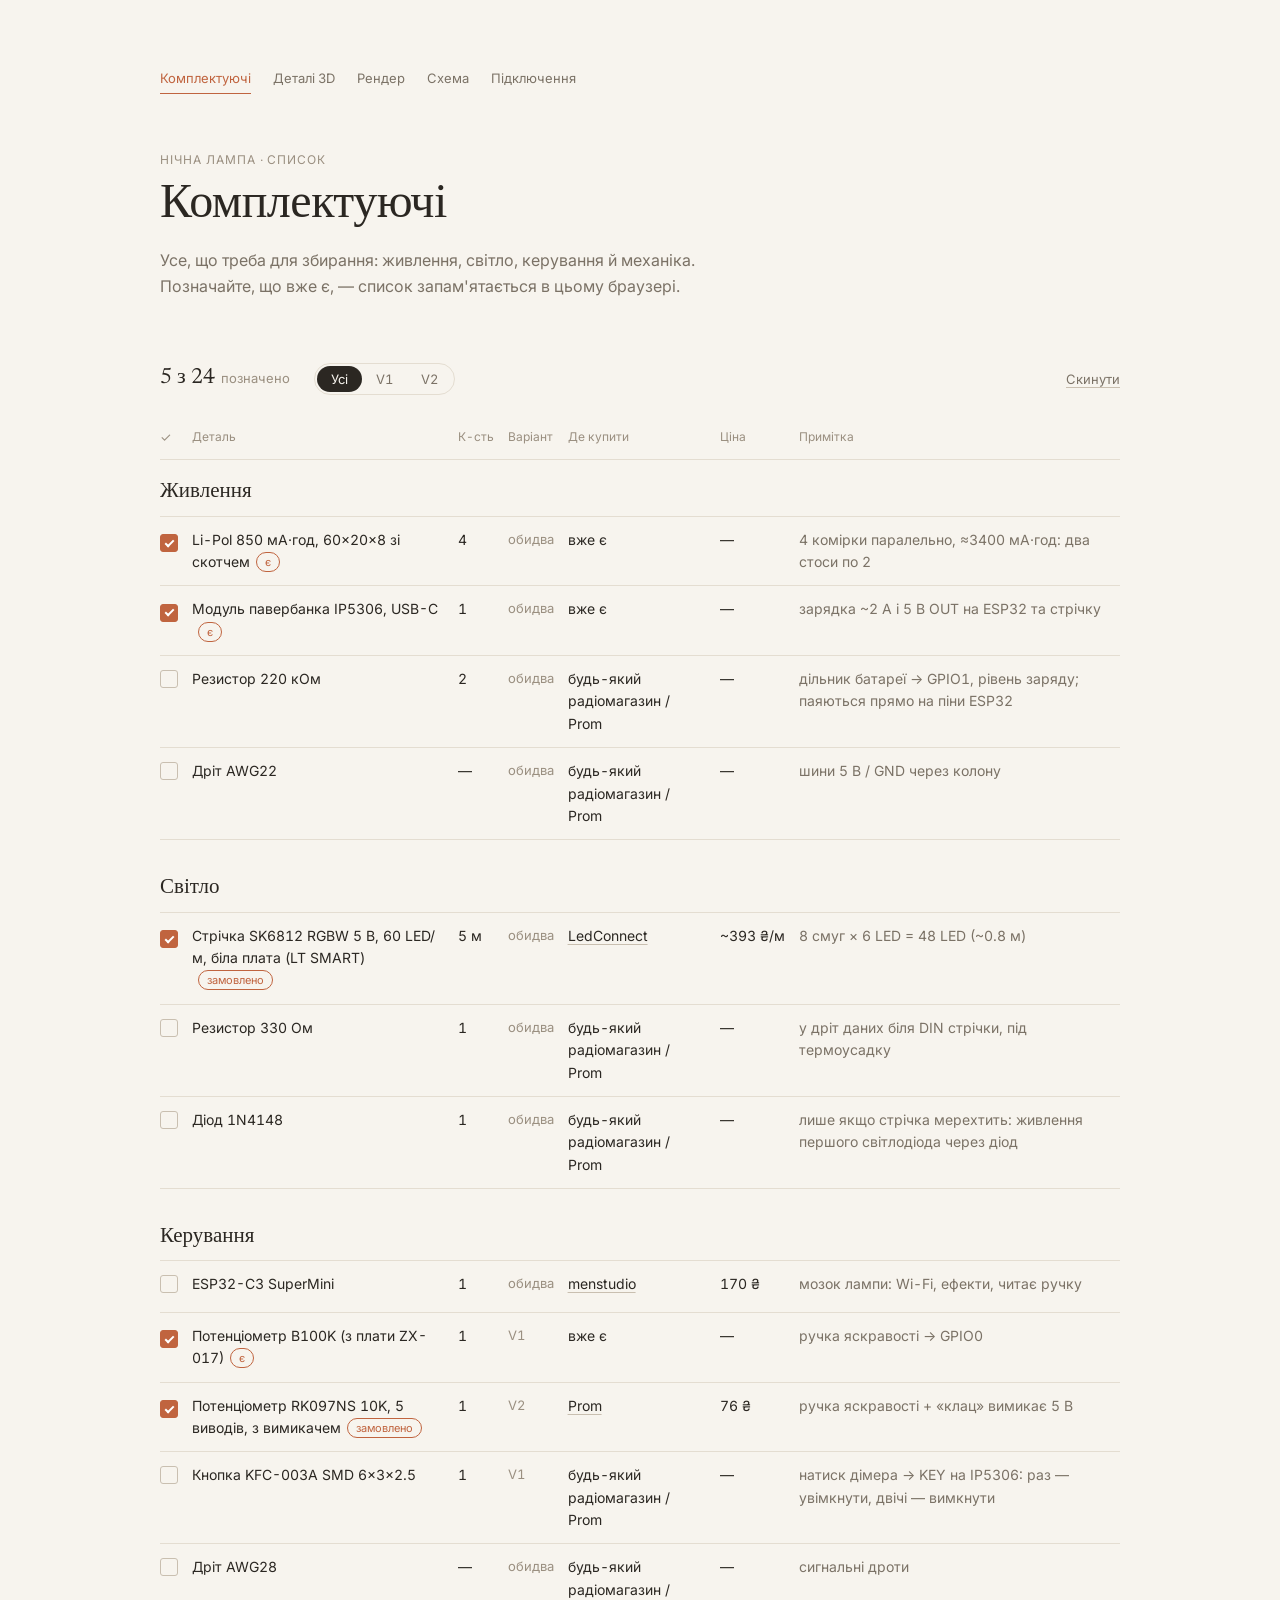
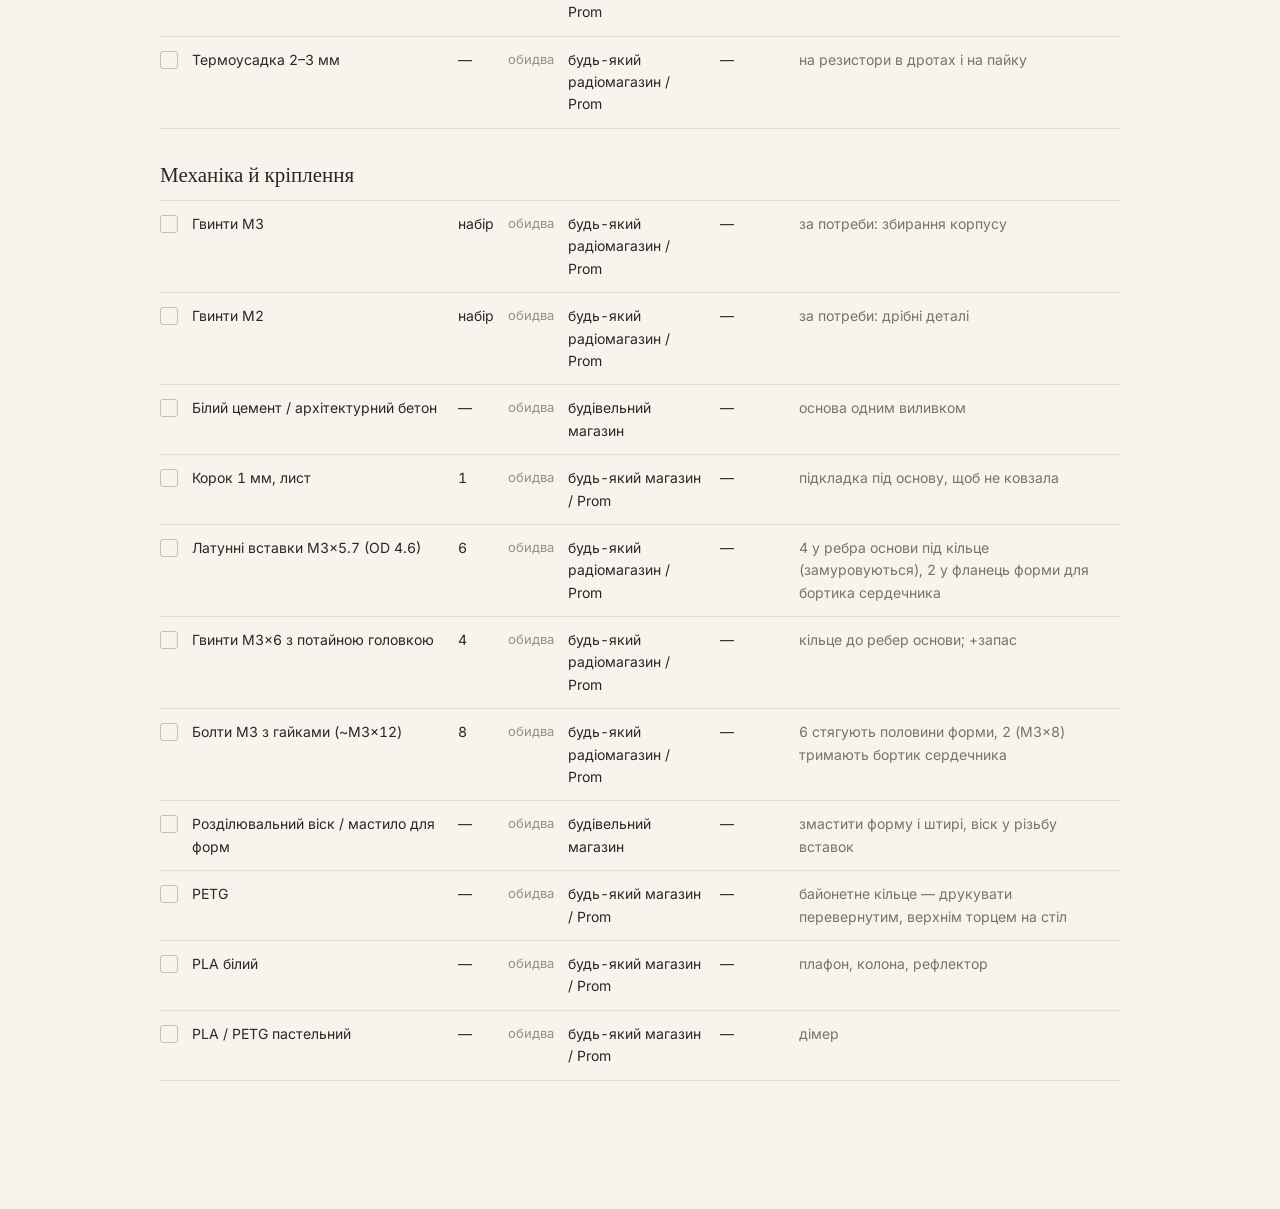
<file: parts.html>
<!doctype html>
<html lang="uk">
<head>
<meta charset="utf-8">
<meta name="viewport" content="width=device-width, initial-scale=1">
<title>Комплектуючі лампи</title>
<link rel="preconnect" href="https://fonts.googleapis.com">
<link rel="preconnect" href="https://fonts.gstatic.com" crossorigin>
<link rel="stylesheet" href="https://fonts.googleapis.com/css2?family=Inter:wght@400;500&family=Newsreader:opsz,wght@6..72,400&display=swap">
<link rel="stylesheet" href="assets/paper.css">
<style>
  .bar { display: flex; flex-wrap: wrap; align-items: center; gap: 12px 24px; margin: 0 0 8px; }
  .progress { font-family: "Newsreader", Georgia, serif; font-size: 22px; }
  .progress small { font-family: "Inter", system-ui, sans-serif; font-size: 13px; color: var(--faint); margin-left: 6px; }
  .bar .textbtn { margin-left: auto; font-size: 13px; }
</style>
</head>
<body>
<main class="page">
  <nav class="nav" aria-label="Розділи">
    <a href="parts.html" aria-current="page">Комплектуючі</a>
    <a href="parts-3d.html">Деталі 3D</a>
    <a href="render.html">Рендер</a>
    <a href="schematic.html">Схема</a>
    <a href="wiring.html">Підключення</a>
  </nav>

  <p class="eyebrow">Нічна лампа · список</p>
  <h1>Комплектуючі</h1>
  <p class="lede">Усе, що треба для збирання: живлення, світло, керування й механіка. Позначайте, що вже є, — список запам'ятається в цьому браузері.</p>

  <div class="bar">
    <p class="progress" id="progress" aria-live="polite">0 з 0</p>
    <div class="toggle" role="radiogroup" aria-label="Варіант">
      <label><input type="radio" name="variant" value="all" checked><span>Усі</span></label>
      <label><input type="radio" name="variant" value="V1"><span>V1</span></label>
      <label><input type="radio" name="variant" value="V2"><span>V2</span></label>
    </div>
    <button type="button" class="textbtn" id="reset">Скинути</button>
  </div>

  <table class="tbl">
    <thead>
      <tr><th scope="col"><span class="sub">✓</span></th><th scope="col">Деталь</th><th scope="col">К-сть</th><th scope="col">Варіант</th><th scope="col">Де купити</th><th scope="col">Ціна</th><th scope="col">Примітка</th></tr>
    </thead>
  </table>
</main>

<script>
(function () {
  var KEY = 'lamp-parts-v1';
  var RADIO = 'будь-який радіомагазин / Prom';
  // [id, назва, к-сть, варіант ('' = обидва), магазин, посилання, ціна, примітка, стан ('є' | 'замовлено' | '')]
  var GROUPS = [
    ['Живлення', [
      ['lipo', 'Li-Pol 850 мА·год, 60×20×8 зі скотчем', '4', '', 'вже є', '', '—', '4 комірки паралельно, ≈3400 мА·год: два стоси по 2', 'є'],
      ['ip5306', 'Модуль павербанка IP5306, USB-C', '1', '', 'вже є', '', '—', 'зарядка ~2 А і 5 В OUT на ESP32 та стрічку', 'є'],
      ['r220k', 'Резистор 220 кОм', '2', '', RADIO, '', '—', 'дільник батареї → GPIO1, рівень заряду; паяються прямо на піни ESP32', ''],
      ['awg22', 'Дріт AWG22', '—', '', RADIO, '', '—', 'шини 5 В / GND через колону', '']
    ]],
    ['Світло', [
      ['sk6812', 'Стрічка SK6812 RGBW 5 В, 60 LED/м, біла плата (LT SMART)', '5 м', '', 'LedConnect', 'https://ledconnect.com.ua/product/svitlodiodna-strichka-5v-lt-rgbw-smart-sk6812-smd5050-60led-18w-m-ip20-bila-plata/', '~393 ₴/м', '8 смуг × 6 LED = 48 LED (~0.8 м)', 'замовлено'],
      ['r330', 'Резистор 330 Ом', '1', '', RADIO, '', '—', 'у дріт даних біля DIN стрічки, під термоусадку', ''],
      ['d4148', 'Діод 1N4148', '1', '', RADIO, '', '—', 'лише якщо стрічка мерехтить: живлення першого світлодіода через діод', '']
    ]],
    ['Керування', [
      ['esp32', 'ESP32-C3 SuperMini', '1', '', 'menstudio', 'https://menstudio.kyiv.ua/ua/p2681772438-esp32-supermini-kompaktnaya.html', '170 ₴', 'мозок лампи: Wi-Fi, ефекти, читає ручку', ''],
      ['b100k', 'Потенціометр B100K (з плати ZX-017)', '1', 'V1', 'вже є', '', '—', 'ручка яскравості → GPIO0', 'є'],
      ['rk097', 'Потенціометр RK097NS 10K, 5 виводів, з вимикачем', '1', 'V2', 'Prom', 'https://prom.ua/ua/p3201366984-rezistor-peremennyj-rk097ns.html', '76 ₴', 'ручка яскравості + «клац» вимикає 5 В', 'замовлено'],
      ['kfc', 'Кнопка KFC-003A SMD 6×3×2.5', '1', 'V1', RADIO, '', '—', 'натиск дімера → KEY на IP5306: раз — увімкнути, двічі — вимкнути', ''],
      ['awg28', 'Дріт AWG28', '—', '', RADIO, '', '—', 'сигнальні дроти', ''],
      ['shrink', 'Термоусадка 2–3 мм', '—', '', RADIO, '', '—', 'на резистори в дротах і на пайку', '']
    ]],
    ['Механіка й кріплення', [
      ['m3', 'Гвинти M3', 'набір', '', RADIO, '', '—', 'за потреби: збирання корпусу', ''],
      ['m2', 'Гвинти M2', 'набір', '', RADIO, '', '—', 'за потреби: дрібні деталі', ''],
      ['concrete', 'Білий цемент / архітектурний бетон', '—', '', 'будівельний магазин', '', '—', 'основа одним виливком', ''],
      ['cork', 'Корок 1 мм, лист', '1', '', 'будь-який магазин / Prom', '', '—', 'підкладка під основу, щоб не ковзала', ''],
      ['inserts', 'Латунні вставки M3×5.7 (OD 4.6)', '6', '', RADIO, '', '—', '4 у ребра основи під кільце (замуровуються), 2 у фланець форми для бортика сердечника', ''],
      ['m3csk', 'Гвинти M3×6 з потайною головкою', '4', '', RADIO, '', '—', 'кільце до ребер основи; +запас', ''],
      ['m3mold', 'Болти M3 з гайками (~M3×12)', '8', '', RADIO, '', '—', '6 стягують половини форми, 2 (M3×8) тримають бортик сердечника', ''],
      ['release', 'Розділювальний віск / мастило для форм', '—', '', 'будівельний магазин', '', '—', 'змастити форму і штирі, віск у різьбу вставок', ''],
      ['petg', 'PETG', '—', '', 'будь-який магазин / Prom', '', '—', 'байонетне кільце — друкувати перевернутим, верхнім торцем на стіл', ''],
      ['plaw', 'PLA білий', '—', '', 'будь-який магазин / Prom', '', '—', 'плафон, колона, рефлектор', ''],
      ['plap', 'PLA / PETG пастельний', '—', '', 'будь-який магазин / Prom', '', '—', 'дімер', '']
    ]]
  ];

  var saved = {};
  try { saved = JSON.parse(localStorage.getItem(KEY)) || {}; } catch (e) { saved = {}; }
  function save() { try { localStorage.setItem(KEY, JSON.stringify(saved)); } catch (e) {} }

  function el(tag, attrs, text) {
    var n = document.createElement(tag);
    for (var k in attrs) n.setAttribute(k, attrs[k]);
    if (text != null) n.textContent = text;
    return n;
  }

  var table = document.querySelector('.tbl');
  var boxes = [];
  GROUPS.forEach(function (g) {
    var tb = el('tbody');
    var gr = el('tr', { 'class': 'grp' });
    gr.appendChild(el('th', { scope: 'colgroup', colspan: '7' }, g[0]));
    tb.appendChild(gr);
    g[1].forEach(function (r) {
      var id = r[0], tr = el('tr');
      tr.dataset.variant = r[3];
      var ck = el('input', { type: 'checkbox', 'class': 'ck', id: 'ck-' + id });
      ck.dataset.def = r[8] ? '1' : '';
      ck.checked = id in saved ? !!saved[id] : !!r[8];
      ck.addEventListener('change', function () { saved[id] = ck.checked; save(); update(); });
      boxes.push(ck);
      var c0 = el('td', { 'class': 'c-ck' }); c0.appendChild(ck); tr.appendChild(c0);

      var name = el('td', {});
      name.appendChild(el('label', { 'for': 'ck-' + id, id: 'n-' + id }, r[1]));
      if (r[8]) name.appendChild(el('span', { 'class': 'pill' }, r[8]));
      tr.appendChild(name);
      tr.appendChild(el('td', { 'class': 'num', 'data-label': 'к-сть' }, r[2]));
      tr.appendChild(el('td', { 'class': 'sub', 'data-label': 'варіант' }, r[3] || 'обидва'));
      var shop = el('td', { 'data-label': 'де' });
      if (r[5]) shop.appendChild(el('a', { href: r[5], target: '_blank', rel: 'noopener' }, r[4]));
      else shop.textContent = r[4];
      tr.appendChild(shop);
      tr.appendChild(el('td', { 'class': 'num', 'data-label': 'ціна' }, r[6]));
      tr.appendChild(el('td', { 'class': 'note' }, r[7]));
      tb.appendChild(tr);
    });
    table.appendChild(tb);
  });

  // Свій фільтр («Усі» / V1 / V2) не зберігаємо; стартуємо з варіанта, обраного на інших сторінках
  try {
    var lv = localStorage.getItem('lamp-variant');
    if (lv === 'v1' || lv === 'v2') document.querySelector('input[name="variant"][value="' + lv.toUpperCase() + '"]').checked = true;
  } catch (e) {}

  var progress = document.getElementById('progress');
  function update() {
    var v = document.querySelector('input[name="variant"]:checked').value, n = 0, m = 0;
    boxes.forEach(function (ck) {
      var tr = ck.closest('tr'), rv = tr.dataset.variant;
      tr.hidden = v !== 'all' && rv !== '' && rv !== v;
      if (!tr.hidden) { m++; if (ck.checked) n++; }
    });
    progress.innerHTML = '';
    progress.append(n + ' з ' + m, el('small', {}, 'позначено'));
  }
  document.querySelectorAll('input[name="variant"]').forEach(function (r) { r.addEventListener('change', update); });
  document.getElementById('reset').addEventListener('click', function () {
    saved = {};
    try { localStorage.removeItem(KEY); } catch (e) {}
    boxes.forEach(function (ck) { ck.checked = !!ck.dataset.def; });
    update();
  });
  update();
})();
</script>
</body>
</html>
</file>
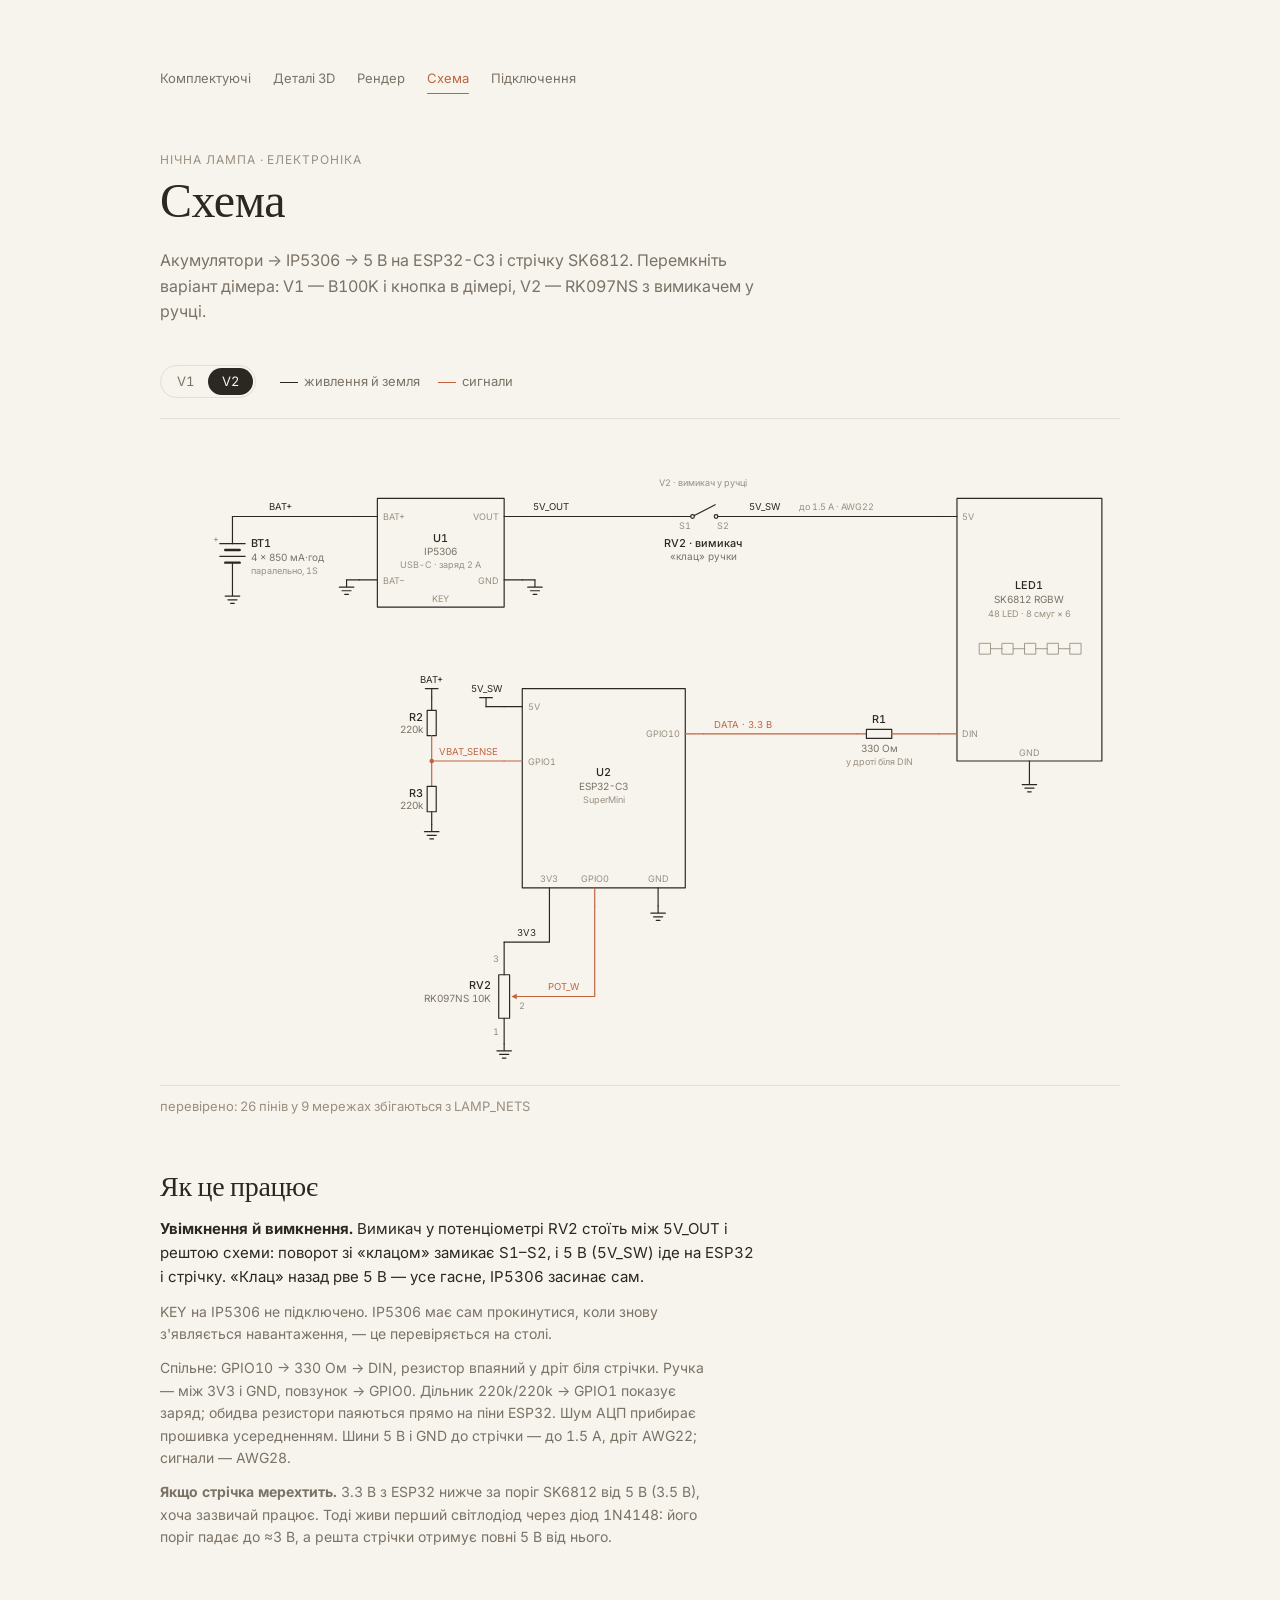
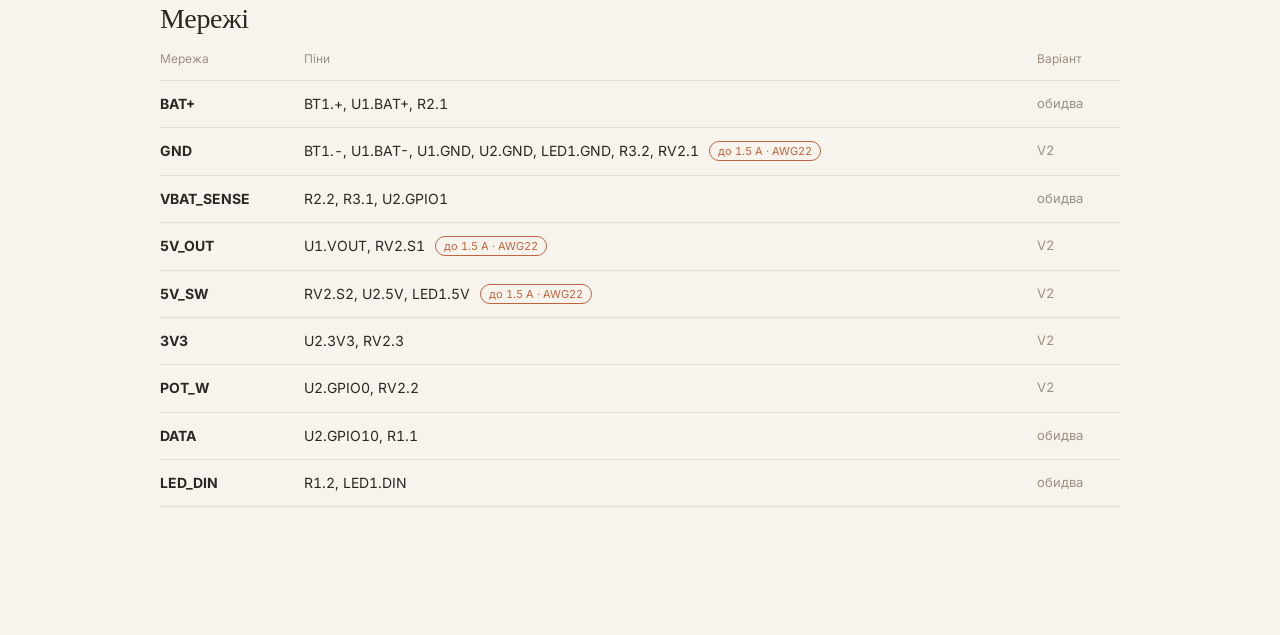
<file: schematic.html>
<!doctype html>
<html lang="uk">
<head>
<meta charset="utf-8">
<meta name="viewport" content="width=device-width, initial-scale=1">
<title>Схема лампи</title>
<link rel="preconnect" href="https://fonts.googleapis.com">
<link rel="preconnect" href="https://fonts.gstatic.com" crossorigin>
<link rel="stylesheet" href="https://fonts.googleapis.com/css2?family=Inter:wght@400;500&family=Newsreader:opsz,wght@6..72,400&display=swap">
<link rel="stylesheet" href="assets/paper.css">
<style>
  /* Перемикач V1/V2 ховає вузли іншого варіанта — і в SVG, і в тексті */
  body[data-v="v1"] [data-variant="v2"], body[data-v="v2"] [data-variant="v1"] { display: none; }

  .bar { display: flex; flex-wrap: wrap; align-items: center; gap: 12px 24px; margin: 0 0 20px; }
  .legend { display: flex; flex-wrap: wrap; gap: 4px 18px; margin: 0; font-size: 13px; color: var(--muted); }
  .legend i { display: inline-block; width: 18px; height: 0; border-top: 1.5px solid var(--ink); vertical-align: middle; margin-right: 6px; }
  .legend i.sig { border-color: var(--accent); }

  /* Схема тягнеться на ширину колонки; на телефоні гортається всередині рамки, а не вся сторінка */
  .sch-wrap { overflow-x: auto; border-top: 1px solid var(--rule); border-bottom: 1px solid var(--rule); padding: 16px 0; -webkit-overflow-scrolling: touch; }
  .sch { display: block; width: 100%; min-width: 820px; height: auto; color: var(--ink); }
  .sch .w, .sch .b { stroke: var(--ink); }
  .sch .s { stroke: var(--accent); }
  .sch .dot { fill: var(--ink); stroke: none; }
  .sch .dot.s { fill: var(--accent); }
  .sch .tip { fill: var(--accent); stroke: none; }
  .sch .tipk { fill: var(--ink); stroke: none; }
  .sch text { stroke: none; font-family: "Inter", system-ui, sans-serif; font-size: 11px; fill: var(--muted); }
  .sch .ref { font-size: 12px; font-weight: 500; fill: var(--ink); }
  .sch .pn { font-size: 10px; fill: var(--faint); }
  .sch .net { font-size: 10.5px; fill: var(--accent); }
  .sch .pnet { font-size: 10.5px; fill: var(--ink); }
  .sch .mid { text-anchor: middle; }
  .sch .end { text-anchor: end; }
  .hint { margin: 8px 0 0; font-size: 12px; color: var(--faint); }
  @media (min-width: 900px) { .hint { display: none; } }

  .check { margin: 10px 0 0; font-size: 13px; color: var(--faint); }
  .check.bad { color: var(--danger); }

  h2 { margin: 56px 0 12px; font-size: 28px; }
  .how p { max-width: 40em; margin: 0 0 12px; }
  .how .note { color: var(--muted); font-size: 14px; }
  .nets .pins { overflow-wrap: anywhere; }
  @media (max-width: 760px) {
    .nets.tbl tbody tr:not(.grp) { grid-template-columns: 1fr; }
    .nets.tbl tbody tr:not(.grp) > * { grid-column: 1; }
  }
</style>
</head>
<body data-v="v2">
<main class="page">
  <nav class="nav" aria-label="Розділи">
    <a href="parts.html">Комплектуючі</a>
    <a href="parts-3d.html">Деталі 3D</a>
    <a href="render.html">Рендер</a>
    <a href="schematic.html" aria-current="page">Схема</a>
    <a href="wiring.html">Підключення</a>
  </nav>

  <p class="eyebrow">Нічна лампа · електроніка</p>
  <h1>Схема</h1>
  <p class="lede">Акумулятори → IP5306 → 5 В на ESP32-C3 і стрічку SK6812. Перемкніть варіант дімера: V1 — B100K і кнопка в дімері, V2 — RK097NS з вимикачем у ручці.</p>

  <div class="bar">
    <div class="toggle" role="radiogroup" aria-label="Варіант">
      <label><input type="radio" name="variant" value="v1"><span>V1</span></label>
      <label><input type="radio" name="variant" value="v2" checked><span>V2</span></label>
    </div>
    <p class="legend"><span><i></i>живлення й земля</span><span><i class="sig"></i>сигнали</span></p>
  </div>

  <div class="sch-wrap">
  <svg class="sch" id="sch" viewBox="0 0 1060 700" role="img" aria-labelledby="sch-title" fill="none" stroke-width="1.3" stroke-linecap="round" stroke-linejoin="round">
    <title id="sch-title">Принципова схема лампи</title>
    <defs>
      <g id="gnd" stroke="currentColor"><path d="M0 0v8M-8 8h16M-5 12h10M-2 16h4"/></g>
      <g id="pwr" stroke="currentColor"><path d="M0 0v-10M-7 -10h14"/></g>
    </defs>

    <!-- ── Живлення: BT1 → U1 ── -->
    <line class="w" data-pin="BT1.+" x1="80" y1="90" x2="80" y2="120"/>
    <path class="b" d="M66 120h28M66 134h28"/>
    <path class="b" stroke-width="2.6" d="M72 127h16M72 141h16"/>
    <line class="w" data-pin="BT1.-" x1="80" y1="141" x2="80" y2="170"/>
    <use href="#gnd" x="80" y="170"/>
    <text class="pn" x="58" y="118">+</text>
    <text class="ref" x="100" y="124">BT1</text>
    <text x="100" y="139">4 × 850 мА·год</text>
    <text class="pn" x="100" y="153">паралельно, 1S</text>
    <path class="w" d="M80 90H220"/>
    <text class="pnet" x="120" y="83">BAT+</text>

    <rect class="b" x="240" y="70" width="140" height="120"/>
    <line class="w" data-pin="U1.BAT+" x1="220" y1="90" x2="240" y2="90"/>
    <line class="w" data-pin="U1.BAT-" x1="220" y1="160" x2="240" y2="160"/>
    <path class="w" d="M220 160H206"/><use href="#gnd" x="206" y="160"/>
    <line class="w" data-pin="U1.VOUT" x1="380" y1="90" x2="400" y2="90"/>
    <line class="w" data-pin="U1.GND" x1="380" y1="160" x2="400" y2="160"/>
    <path class="w" d="M400 160H414"/><use href="#gnd" x="414" y="160"/>
    <text class="pn" x="246" y="94">BAT+</text>
    <text class="pn" x="246" y="164">BAT−</text>
    <text class="pn end" x="374" y="94">VOUT</text>
    <text class="pn end" x="374" y="164">GND</text>
    <text class="pn mid" x="310" y="184">KEY</text>
    <text class="ref mid" x="310" y="118">U1</text>
    <text class="mid" x="310" y="133">IP5306</text>
    <text class="pn mid" x="310" y="147">USB-C · заряд 2 А</text>
    <path class="w" d="M400 90H570"/>
    <text class="pnet" x="412" y="83">5V_OUT</text>

    <!-- ── V1: кнопка дімера SW1 замикає KEY на землю ── -->
    <g data-variant="v1">
      <line class="w" x1="570" y1="90" x2="630" y2="90"/>
      <line class="s" data-pin="U1.KEY" x1="310" y1="190" x2="310" y2="206"/>
      <path class="s" d="M310 206H160"/>
      <text class="net" x="236" y="200">KEY</text>
      <line class="s" data-pin="SW1.1" x1="160" y1="206" x2="160" y2="216"/>
      <circle class="b" cx="160" cy="218" r="2"/>
      <circle class="b" cx="160" cy="240" r="2"/>
      <path class="b" d="M150 212v34M138 229h12"/>
      <line class="w" data-pin="SW1.2" x1="160" y1="242" x2="160" y2="256"/>
      <use href="#gnd" x="160" y="256"/>
      <text class="ref" x="172" y="226">SW1</text>
      <text x="172" y="240">KFC-003A</text>
      <text class="pn" x="172" y="254">натиск дімера</text>
    </g>

    <!-- ── V2: вимикач у потенціометрі RV2 ── -->
    <g data-variant="v2">
      <text class="pn mid" x="600" y="56">V2 · вимикач у ручці</text>
      <line class="w" data-pin="RV2.S1" x1="570" y1="90" x2="586" y2="90"/>
      <circle class="b" cx="588" cy="90" r="2"/>
      <line class="b" x1="590" y1="89" x2="613" y2="77"/>
      <circle class="b" cx="614" cy="90" r="2"/>
      <line class="w" data-pin="RV2.S2" x1="616" y1="90" x2="630" y2="90"/>
      <text class="pn mid" x="580" y="104">S1</text>
      <text class="pn mid" x="622" y="104">S2</text>
      <text class="ref mid" x="600" y="124">RV2 · вимикач</text>
      <text class="mid" x="600" y="138">«клац» ручки</text>
      <text class="pnet" x="650" y="83">5V_SW</text>
    </g>

    <!-- ── 5 В на стрічку, LED1 ── -->
    <path class="w" d="M630 90H860"/>
    <text class="pn" x="706" y="83">до 1.5 А · AWG22</text>

    <rect class="b" x="880" y="70" width="160" height="290"/>
    <line class="w" data-pin="LED1.5V" x1="860" y1="90" x2="880" y2="90"/>
    <line class="s" data-pin="LED1.DIN" x1="860" y1="330" x2="880" y2="330"/>
    <line class="w" data-pin="LED1.GND" x1="960" y1="360" x2="960" y2="378"/>
    <use href="#gnd" x="960" y="378"/>
    <text class="pn" x="886" y="94">5V</text>
    <text class="pn" x="886" y="334">DIN</text>
    <text class="pn mid" x="960" y="354">GND</text>
    <text class="ref mid" x="960" y="170">LED1</text>
    <text class="mid" x="960" y="186">SK6812 RGBW</text>
    <text class="pn mid" x="960" y="201">48 LED · 8 смуг × 6</text>
    <g class="b" stroke-width="1" style="stroke: var(--faint)">
      <path d="M917 236h13M942 236h13M967 236h13M992 236h13"/>
      <rect x="905" y="230" width="12" height="12"/><rect x="930" y="230" width="12" height="12"/>
      <rect x="955" y="230" width="12" height="12"/><rect x="980" y="230" width="12" height="12"/><rect x="1005" y="230" width="12" height="12"/>
    </g>

    <!-- ── Дільник батареї R2/R3 → GPIO1, прямо на пінах ESP32 ── -->
    <use href="#pwr" x="300" y="290"/>
    <text class="pnet mid" x="300" y="274">BAT+</text>
    <line class="w" data-pin="R2.1" x1="300" y1="290" x2="300" y2="304"/>
    <rect class="b" x="295" y="304" width="10" height="28"/>
    <line class="s" data-pin="R2.2" x1="300" y1="332" x2="300" y2="360"/>
    <circle class="dot s" cx="300" cy="360" r="2.5"/>
    <line class="s" data-pin="R3.1" x1="300" y1="360" x2="300" y2="388"/>
    <rect class="b" x="295" y="388" width="10" height="28"/>
    <line class="w" data-pin="R3.2" x1="300" y1="416" x2="300" y2="430"/>
    <use href="#gnd" x="300" y="430"/>
    <text class="ref end" x="290" y="316">R2</text>
    <text class="end" x="290" y="329">220k</text>
    <text class="ref end" x="290" y="400">R3</text>
    <text class="end" x="290" y="413">220k</text>
    <path class="s" d="M300 360H380"/>
    <text class="net" x="308" y="353">VBAT_SENSE</text>

    <!-- ── U2: ESP32-C3 SuperMini ── -->
    <rect class="b" x="400" y="280" width="180" height="220"/>
    <line class="w" data-pin="U2.5V" x1="380" y1="300" x2="400" y2="300"/>
    <path class="w" d="M380 300H360"/><use href="#pwr" x="360" y="300"/>
    <text class="pnet mid" data-variant="v1" x="360" y="284">5V_OUT</text>
    <text class="pnet mid" data-variant="v2" x="360" y="284">5V_SW</text>
    <line class="s" data-pin="U2.GPIO1" x1="380" y1="360" x2="400" y2="360"/>
    <line class="s" data-pin="U2.GPIO10" x1="580" y1="330" x2="600" y2="330"/>
    <line class="w" data-pin="U2.3V3" x1="430" y1="500" x2="430" y2="520"/>
    <line class="s" data-pin="U2.GPIO0" x1="480" y1="500" x2="480" y2="520"/>
    <line class="w" data-pin="U2.GND" x1="550" y1="500" x2="550" y2="520"/>
    <use href="#gnd" x="550" y="520"/>
    <text class="pn" x="406" y="304">5V</text>
    <text class="pn" x="406" y="364">GPIO1</text>
    <text class="pn end" x="574" y="334">GPIO10</text>
    <text class="pn mid" x="430" y="494">3V3</text>
    <text class="pn mid" x="480" y="494">GPIO0</text>
    <text class="pn mid" x="550" y="494">GND</text>
    <text class="ref mid" x="490" y="376">U2</text>
    <text class="mid" x="490" y="392">ESP32-C3</text>
    <text class="pn mid" x="490" y="406">SuperMini</text>

    <!-- ── Дані: GPIO10 → R1 (у дроті біля стрічки) → DIN ── -->
    <path class="s" d="M600 330H770"/>
    <text class="net" x="612" y="323">DATA · 3.3 В</text>
    <line class="s" data-pin="R1.1" x1="770" y1="330" x2="780" y2="330"/>
    <rect class="b" x="780" y="325" width="28" height="10"/>
    <line class="s" data-pin="R1.2" x1="808" y1="330" x2="860" y2="330"/>
    <text class="ref mid" x="794" y="318">R1</text>
    <text class="mid" x="794" y="350">330 Ом</text>
    <text class="pn mid" x="794" y="364">у дроті біля DIN</text>

    <!-- ── Ручка: RV1 (V1) / RV2 (V2) → GPIO0 ── -->
    <path class="w" d="M430 520V560H380"/>
    <text class="pnet mid" x="405" y="553">3V3</text>
    <path class="s" d="M480 520V620H410"/>
    <text class="net mid" x="445" y="613">POT_W</text>
    <g data-variant="v1">
      <line class="w" data-pin="RV1.3" x1="380" y1="560" x2="380" y2="596"/>
      <line class="s" data-pin="RV1.2" x1="410" y1="620" x2="390" y2="620"/>
      <line class="w" data-pin="RV1.1" x1="380" y1="644" x2="380" y2="672"/>
      <text class="ref end" x="366" y="612">RV1</text>
      <text class="end" x="366" y="626">B100K</text>
    </g>
    <g data-variant="v2">
      <line class="w" data-pin="RV2.3" x1="380" y1="560" x2="380" y2="596"/>
      <line class="s" data-pin="RV2.2" x1="410" y1="620" x2="390" y2="620"/>
      <line class="w" data-pin="RV2.1" x1="380" y1="644" x2="380" y2="672"/>
      <text class="ref end" x="366" y="612">RV2</text>
      <text class="end" x="366" y="626">RK097NS 10K</text>
    </g>
    <rect class="b" x="374" y="596" width="12" height="48"/>
    <polygon class="tip" points="388,620 394,617 394,623"/>
    <use href="#gnd" x="380" y="672"/>
    <text class="pn end" x="374" y="582">3</text>
    <text class="pn mid" x="400" y="634">2</text>
    <text class="pn end" x="374" y="662">1</text>
  </svg>
  </div>
  <p class="hint">Схему можна гортати вбік.</p>
  <p class="check" id="check" aria-live="polite"></p>

  <section class="how">
    <h2>Як це працює</h2>
    <div data-variant="v1">
      <p><strong>Увімкнення.</strong> Натиск на дімер тисне кнопку SW1: вона замикає KEY на землю, і IP5306 вмикає 5 В. ESP32 стартує і запалює стрічку.</p>
      <p><strong>Вимкнення.</strong> Два натискання дімера за секунду — IP5306 вимикає 5 В сам, без участі ESP32. Ручка на мінімумі лише гасить світло.</p>
      <p class="note">Якщо забути вимкнути, лампа з погашеною стрічкою тягне приблизно 0.1–0.15 А і посадить акумулятор за ≈ 15–20 год: IP5306 не засинає, поки навантаження більше ~50 мА.</p>
    </div>
    <div data-variant="v2">
      <p><strong>Увімкнення й вимкнення.</strong> Вимикач у потенціометрі RV2 стоїть між 5V_OUT і рештою схеми: поворот зі «клацом» замикає S1–S2, і 5 В (5V_SW) іде на ESP32 і стрічку. «Клац» назад рве 5 В — усе гасне, IP5306 засинає сам.</p>
      <p class="note">KEY на IP5306 не підключено. IP5306 має сам прокинутися, коли знову з'являється навантаження, — це перевіряється на столі.</p>
    </div>
    <p class="note">Спільне: GPIO10 → 330 Ом → DIN, резистор впаяний у дріт біля стрічки. Ручка — між 3V3 і GND, повзунок → GPIO0. Дільник 220k/220k → GPIO1 показує заряд; обидва резистори паяються прямо на піни ESP32. Шум АЦП прибирає прошивка усередненням. Шини 5 В і GND до стрічки — до 1.5 А, дріт AWG22; сигнали — AWG28.</p>
    <p class="note"><strong>Якщо стрічка мерехтить.</strong> 3.3 В з ESP32 нижче за поріг SK6812 від 5 В (3.5 В), хоча зазвичай працює. Тоді живи перший світлодіод через діод 1N4148: його поріг падає до ≈3 В, а решта стрічки отримує повні 5 В від нього.</p>
  </section>

  <h2>Мережі</h2>
  <table class="tbl nets">
    <thead><tr><th scope="col">Мережа</th><th scope="col">Піни</th><th scope="col">Варіант</th></tr></thead>
    <tbody id="nets"></tbody>
  </table>
</main>

<script src="assets/nets.js"></script>
<script>
(function () {
  var N = window.LAMP_NETS, svg = document.getElementById('sch');
  var out = document.getElementById('check'), tbody = document.getElementById('nets');
  var THICK = { 'GND': 1, '5V_OUT': 1, '5V_SW': 1 }; // шини стрічки
  function inV(tag, v) { return tag === 'both' || tag === v; }

  // Самоперевірка: піни на схемі (data-pin) ↔ піни в LAMP_NETS для варіанта, в обидва боки
  function check(v) {
    var drawn = {}, inNets = {}, bad = [], nPins = 0, nNets = 0;
    svg.querySelectorAll('[data-pin]').forEach(function (el) {
      var g = el.closest('[data-variant]'), p = el.getAttribute('data-pin');
      if (g && g.getAttribute('data-variant') !== v) return;
      if (drawn[p]) bad.push('двічі на схемі: ' + p);
      drawn[p] = 1;
    });
    N.nets.forEach(function (n) {
      if (!inV(n.variant, v)) return;
      nNets++;
      n.pins.forEach(function (p) {
        var ref = p.split('.')[0], pin = p.slice(ref.length + 1), part = N.parts[ref];
        if (inNets[p]) bad.push('пін у двох мережах: ' + p);
        inNets[p] = 1; nPins++;
        if (!part || !(pin in part.pins)) bad.push('немає в parts: ' + p);
        else if (!inV(part.variant, v)) bad.push('деталь іншого варіанта: ' + p);
      });
    });
    Object.keys(drawn).forEach(function (p) { if (!inNets[p]) bad.push('на схемі, але не в LAMP_NETS: ' + p); });
    Object.keys(inNets).forEach(function (p) { if (!drawn[p]) bad.push('у LAMP_NETS, але не на схемі: ' + p); });
    return { bad: bad, pins: nPins, nets: nNets };
  }

  function render(v) {
    document.body.setAttribute('data-v', v);
    var r = check(v);
    out.className = 'check' + (r.bad.length ? ' bad' : '');
    out.textContent = r.bad.length
      ? 'Схема й LAMP_NETS розходяться (' + v.toUpperCase() + '): ' + r.bad.join('; ')
      : 'перевірено: ' + r.pins + ' пінів у ' + r.nets + ' мережах збігаються з LAMP_NETS';

    tbody.textContent = '';
    N.nets.forEach(function (n) {
      if (!inV(n.variant, v)) return;
      var tr = document.createElement('tr'), th = document.createElement('th'), td = document.createElement('td'), tv = document.createElement('td');
      th.scope = 'row'; th.textContent = n.name;
      td.className = 'pins'; td.textContent = n.pins.join(', ');
      if (THICK[n.name]) { var s = document.createElement('span'); s.className = 'pill'; s.textContent = 'до 1.5 А · AWG22'; td.append(' ', s); }
      tv.className = 'sub'; tv.setAttribute('data-label', 'варіант'); tv.textContent = n.variant === 'both' ? 'обидва' : n.variant.toUpperCase();
      tr.append(th, td, tv);
      tbody.appendChild(tr);
    });
  }

  // Варіант спільний з іншими сторінками (wiring.html, render.html)
  var KEY = 'lamp-variant', v0 = 'v2';
  try { var s = localStorage.getItem(KEY); if (s === 'v1' || s === 'v2') v0 = s; } catch (e) {}
  document.querySelectorAll('input[name="variant"]').forEach(function (r) {
    r.checked = r.value === v0;
    r.addEventListener('change', function () { try { localStorage.setItem(KEY, r.value); } catch (e) {} render(r.value); });
  });
  render(v0);
})();
</script>
</body>
</html>
</file>
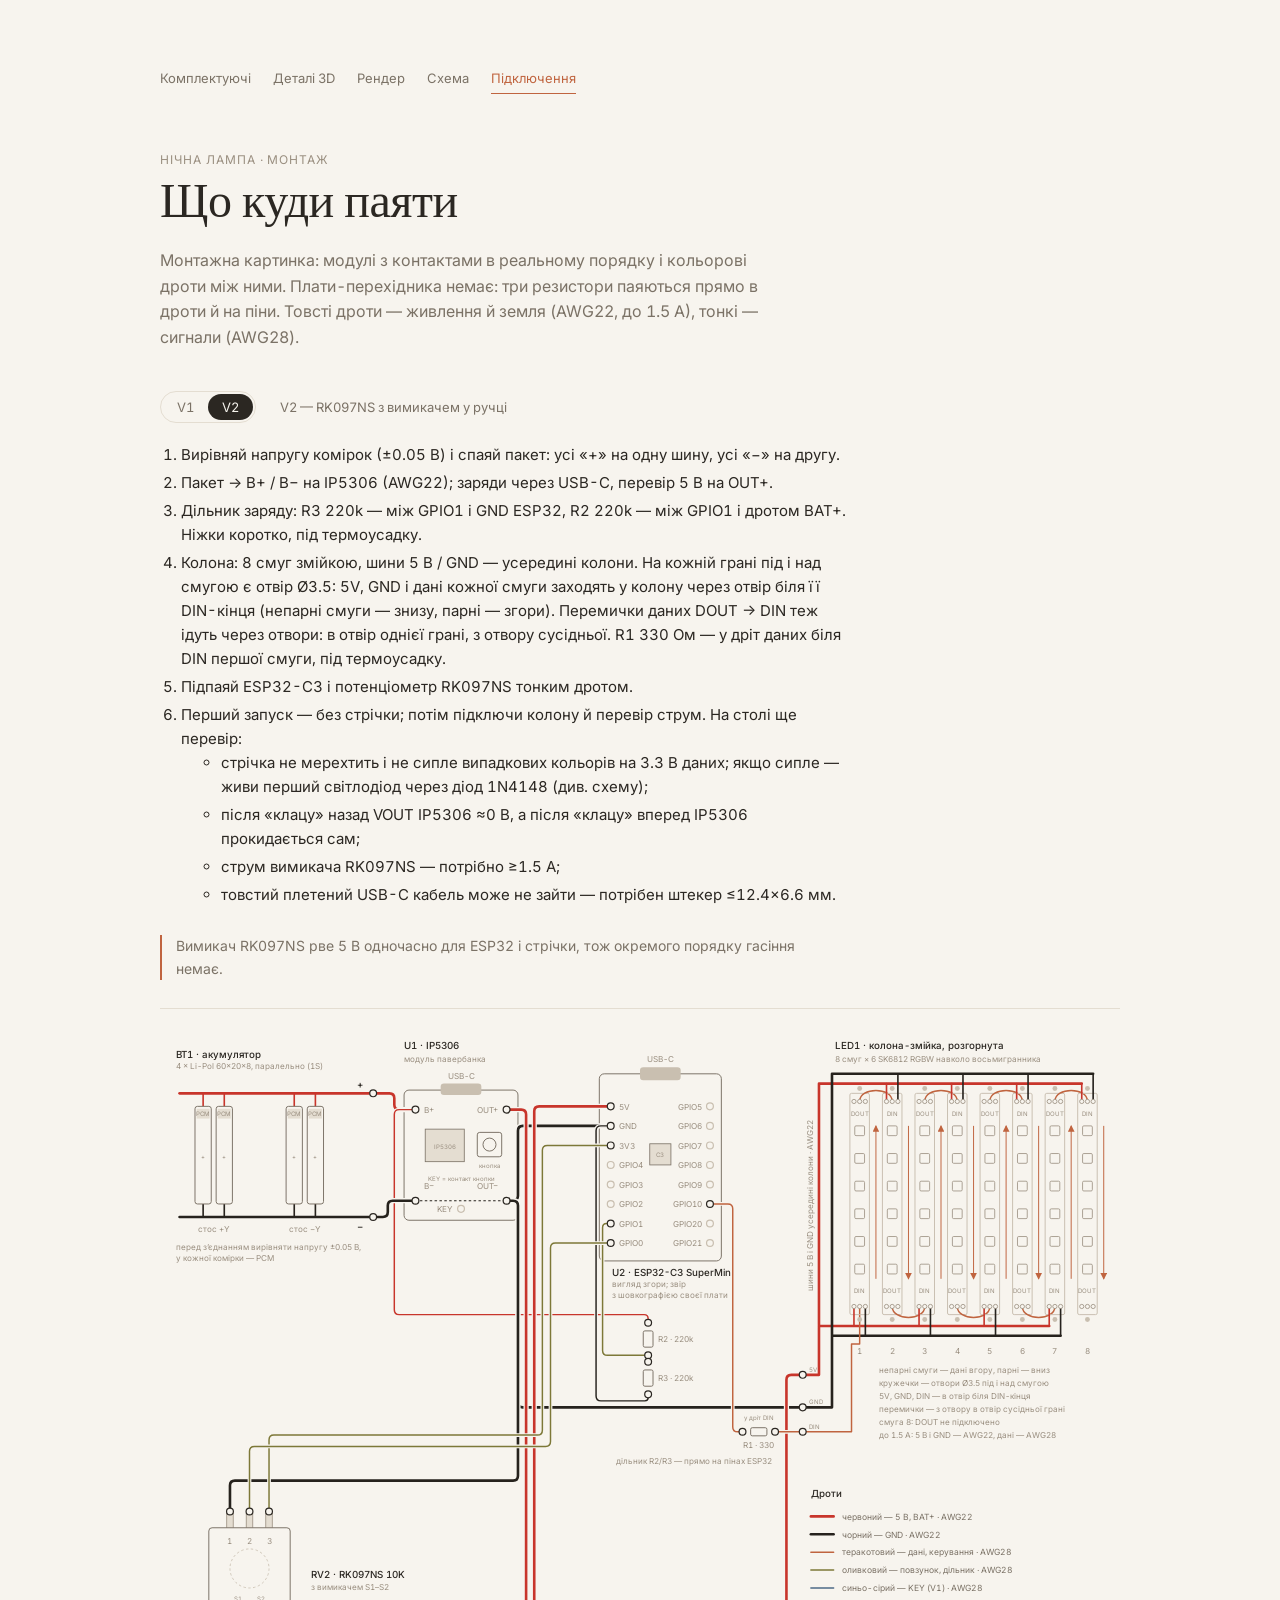
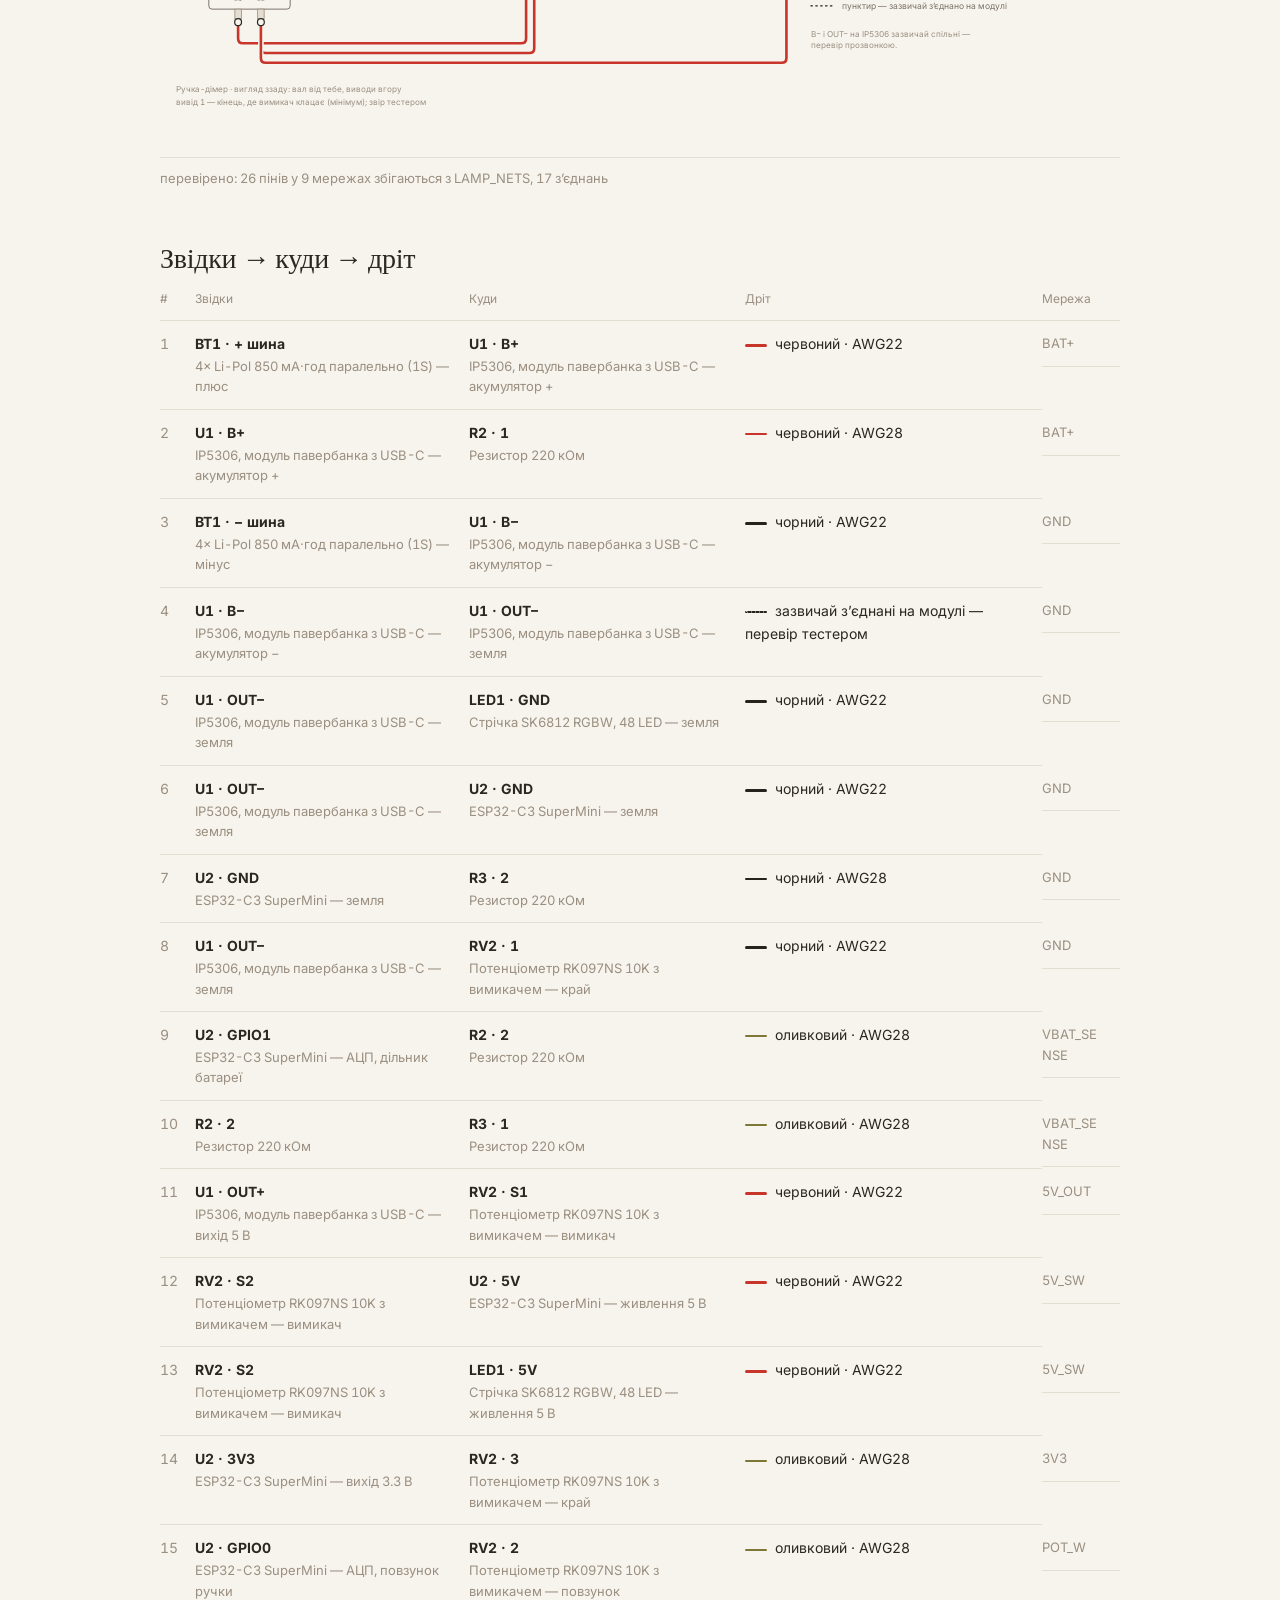
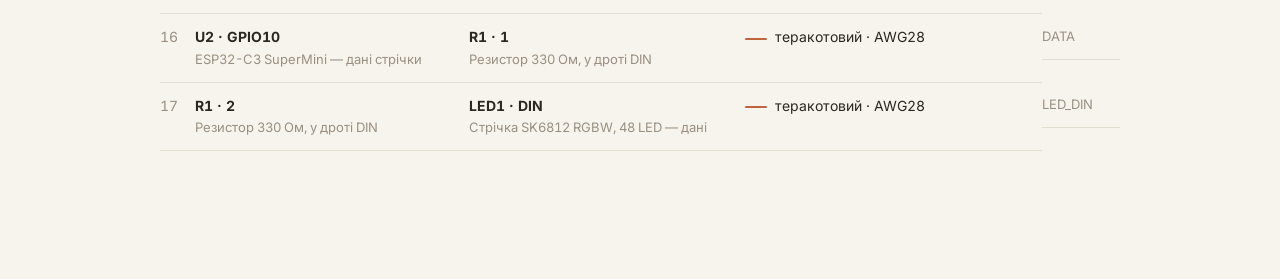
<file: wiring.html>
<!doctype html>
<html lang="uk">
<head>
<meta charset="utf-8">
<meta name="viewport" content="width=device-width, initial-scale=1">
<title>Підключення лампи</title>
<link rel="preconnect" href="https://fonts.googleapis.com">
<link rel="preconnect" href="https://fonts.gstatic.com" crossorigin>
<link rel="stylesheet" href="https://fonts.googleapis.com/css2?family=Inter:wght@400;500&family=Newsreader:opsz,wght@6..72,400&display=swap">
<link rel="stylesheet" href="assets/paper.css">
<style>
  /* Кольори дротів — єдине місце зі «справжніми» кольорами; у темній темі світліші */
  :root { --w5: #c8352b; --wg: #26221d; --wd: var(--accent); --wa: #7d7838; --wk: #4d6987; }
  @media (prefers-color-scheme: dark) { :root:not([data-theme="light"]) { --w5: #f07a6e; --wg: #cfc8bc; --wa: #bdb872; --wk: #93b2d0; } }
  :root[data-theme="dark"] { --w5: #f07a6e; --wg: #cfc8bc; --wa: #bdb872; --wk: #93b2d0; }

  body[data-v="v1"] [data-variant="v2"], body[data-v="v2"] [data-variant="v1"] { display: none; }

  .bar { display: flex; flex-wrap: wrap; align-items: center; gap: 12px 24px; margin: 0 0 20px; }
  .steps { margin: 0 0 28px; padding-left: 1.4em; max-width: 46em; }
  .steps li { margin: 0 0 4px; }
  .fw { margin: 0 0 28px; max-width: 46em; padding-left: 14px; border-left: 2px solid var(--accent); color: var(--muted); font-size: 14px; }

  .wd-wrap { overflow-x: auto; border-top: 1px solid var(--rule); border-bottom: 1px solid var(--rule); padding: 16px 0; -webkit-overflow-scrolling: touch; }
  .wd { display: block; width: 100%; min-width: 940px; height: auto; }
  .wd text { font-family: "Inter", system-ui, sans-serif; font-size: 10.5px; fill: var(--muted); }
  .wd .ref { font-size: 12px; font-weight: 500; fill: var(--ink); }
  .wd .pn { font-size: 10px; fill: var(--faint); }
  .wd .tiny { font-size: 7.5px; fill: var(--faint); }
  .wd .mid { text-anchor: middle; }
  .wd .end { text-anchor: end; }
  .wd .mod, .wd .body { fill: var(--bg); stroke: var(--muted); stroke-width: 1.2; }
  .wd .chip { fill: var(--rule); stroke: var(--muted); stroke-width: 1; }
  .wd .port { fill: var(--hollow); stroke: none; }
  .wd .pcb { fill: none; stroke: var(--hollow); stroke-width: 1.2; }
  .wd .hole { fill: var(--rule); }
  .wd .pcm { fill: var(--rule); stroke: none; }
  .wd .strip { fill: none; stroke: var(--hollow); stroke-width: 1.2; }
  .wd .led { fill: var(--bg); stroke: var(--faint); stroke-width: 1; }
  .wd .lug { fill: var(--rule); stroke: var(--faint); stroke-width: 1; }
  .wd .shaft { fill: none; stroke: var(--hollow); stroke-dasharray: 3 3; }
  .wd .spad { fill: var(--bg); stroke: var(--faint); stroke-width: 1; }
  .wd .pad { fill: var(--bg); stroke: var(--ink); stroke-width: 1.5; }
  .wd .pad.nc { stroke: var(--hollow); }
  .wd .arr { stroke: var(--accent); stroke-width: 1.2; fill: none; }
  .wd .tipa { fill: var(--accent); }
  .wd .wire, .wd .halo, .wd .bus { fill: none; stroke-linecap: round; stroke-linejoin: round; }
  .wd .halo { stroke: var(--bg); stroke-width: 4.6; }
  .wd .halo.thick { stroke-width: 6.4; }
  .wd .wire { stroke-width: 1.8; }
  .wd .wire.thick, .wd .bus { stroke-width: 3.2; }
  .wd .wire.onboard { stroke-dasharray: 2 4; stroke-width: 1.4; }
  .wd .c-w5 { stroke: var(--w5); } .wd .c-wg { stroke: var(--wg); } .wd .c-wd { stroke: var(--wd); }
  .wd .c-wa { stroke: var(--wa); } .wd .c-wk { stroke: var(--wk); }
  .wd .jd { fill: none; stroke: var(--wd); stroke-width: 1.8; }
  .hint { margin: 8px 0 0; font-size: 12px; color: var(--faint); }
  @media (min-width: 960px) { .hint { display: none; } }
  .check { margin: 10px 0 0; font-size: 13px; color: var(--faint); }
  .check.bad { color: var(--danger); }

  h2 { margin: 56px 0 12px; font-size: 28px; }
  .sw { display: inline-block; width: 22px; height: 0; border-top: 3px solid; vertical-align: middle; margin-right: 8px; border-radius: 2px; }
  .sw.thin { border-top-width: 2px; }
  .sw.c-w5 { color: var(--w5); } .sw.c-wg { color: var(--wg); } .sw.c-wd { color: var(--wd); }
  .sw.c-wa { color: var(--wa); } .sw.c-wk { color: var(--wk); }
  .wires .sub { display: block; }
  .wires td, .wires th { overflow-wrap: anywhere; }
  .wires .n { color: var(--faint); width: 2.5em; }
  @media (max-width: 760px) {
    .wires.tbl tbody tr:not(.grp) { grid-template-columns: 1fr; }
    .wires.tbl tbody tr:not(.grp) > * { grid-column: 1; }
    .wires .n { display: none; }
  }
</style>
</head>
<body data-v="v2">
<main class="page">
  <nav class="nav" aria-label="Розділи">
    <a href="parts.html">Комплектуючі</a>
    <a href="parts-3d.html">Деталі 3D</a>
    <a href="render.html">Рендер</a>
    <a href="schematic.html">Схема</a>
    <a href="wiring.html" aria-current="page">Підключення</a>
  </nav>

  <p class="eyebrow">Нічна лампа · монтаж</p>
  <h1>Що куди паяти</h1>
  <p class="lede">Монтажна картинка: модулі з контактами в реальному порядку і кольорові дроти між ними. Плати-перехідника немає: три резистори паяються прямо в дроти й на піни. Товсті дроти — живлення й земля (AWG22, до 1.5 А), тонкі — сигнали (AWG28).</p>

  <div class="bar">
    <div class="toggle" role="radiogroup" aria-label="Варіант">
      <label><input type="radio" name="variant" value="v1"><span>V1</span></label>
      <label><input type="radio" name="variant" value="v2" checked><span>V2</span></label>
    </div>
    <p style="margin:0;font-size:13px;color:var(--muted)">
      <span data-variant="v1">V1 — B100K і кнопка KFC-003A у дімері</span>
      <span data-variant="v2">V2 — RK097NS з вимикачем у ручці</span>
    </p>
  </div>

  <ol class="steps">
    <li>Вирівняй напругу комірок (±0.05 В) і спаяй пакет: усі «+» на одну шину, усі «−» на другу.</li>
    <li>Пакет → B+ / B− на IP5306 (AWG22); заряди через USB-C, перевір 5 В на OUT+.</li>
    <li>Дільник заряду: R3 220k — між GPIO1 і GND ESP32, R2 220k — між GPIO1 і дротом BAT+. Ніжки коротко, під термоусадку.</li>
    <li>Колона: 8 смуг змійкою, шини 5 В / GND — усередині колони. На кожній грані під і над смугою є отвір Ø3.5: 5V, GND і дані кожної смуги заходять у колону через отвір біля її DIN-кінця (непарні смуги — знизу, парні — згори). Перемички даних DOUT → DIN теж ідуть через отвори: в отвір однієї грані, з отвору сусідньої. R1 330 Ом — у дріт даних біля DIN першої смуги, під термоусадку.</li>
    <li>Підпаяй ESP32-C3 і <span data-variant="v1">потенціометр тонким дротом; кнопку SW1 — на KEY і GND IP5306 (паралельно кнопці на модулі, якщо вона є)</span><span data-variant="v2">потенціометр RK097NS тонким дротом</span>.</li>
    <li>Перший запуск — без стрічки; потім підключи колону й перевір струм. На столі ще перевір:
      <ul>
        <li>стрічка не мерехтить і не сипле випадкових кольорів на 3.3 В даних; якщо сипле — живи перший світлодіод через діод 1N4148 (див. схему);</li>
        <li data-variant="v1">одне натискання дімера вмикає, два за секунду — вимикають; після вимкнення VOUT IP5306 ≈0 В;</li>
        <li data-variant="v2">після «клацу» назад VOUT IP5306 ≈0 В, а після «клацу» вперед IP5306 прокидається сам;</li>
        <li data-variant="v2">струм вимикача RK097NS — потрібно ≥1.5 А;</li>
        <li>товстий плетений USB-C кабель може не зайти — потрібен штекер ≤12.4×6.6 мм.</li>
      </ul>
    </li>
  </ol>
  <p class="fw" data-variant="v1">Вимкнення — два натискання дімера, IP5306 робить це сам. Якщо забути, лампа з погашеною стрічкою тягне ~0.1–0.15 А і посадить акумулятор за ≈ 15–20 год.</p>
  <p class="fw" data-variant="v2">Вимикач RK097NS рве 5 В одночасно для ESP32 і стрічки, тож окремого порядку гасіння немає.</p>

  <div class="wd-wrap">
  <svg class="wd" id="wd" viewBox="0 0 1180 880" role="img" aria-labelledby="wd-title">
    <title id="wd-title">Монтажна схема лампи: модулі, колона-змійка і дроти між ними</title>
    <defs>
      <pattern id="holes" width="10" height="10" patternUnits="userSpaceOnUse"><circle class="hole" cx="5" cy="5" r="1.3"/></pattern>
      <marker id="ah" viewBox="0 0 8 8" refX="7" refY="4" markerWidth="7" markerHeight="7" orient="auto-start-reverse"><path class="tipa" d="M0 0L8 4L0 8z"/></marker>
    </defs>
    <g id="art"></g>
    <g id="wires"></g>
    <g id="pads"></g>
  </svg>
  </div>
  <p class="hint">Картинку можна гортати вбік.</p>
  <p class="check" id="check" aria-live="polite"></p>

  <h2>Звідки → куди → дріт</h2>
  <table class="tbl wires">
    <thead><tr><th scope="col" class="n">#</th><th scope="col">Звідки</th><th scope="col">Куди</th><th scope="col">Дріт</th><th scope="col">Мережа</th></tr></thead>
    <tbody id="rows"></tbody>
  </table>
</main>

<script src="assets/nets.js"></script>
<script>
(function () {
  var N = window.LAMP_NETS, svg = document.getElementById('wd');
  var art = [], pads = [], P = {}; // P: "REF.PIN" → {x, y, d, label}

  function esc(s) { return String(s).replace(/&/g, '&amp;').replace(/</g, '&lt;'); }
  function t(x, y, s, cls) { art.push('<text x="' + x + '" y="' + y + '"' + (cls ? ' class="' + cls + '"' : '') + '>' + esc(s) + '</text>'); }
  function r(x, y, w, h, cls, rx) { art.push('<rect class="' + cls + '" x="' + x + '" y="' + y + '" width="' + w + '" height="' + h + '"' + (rx ? ' rx="' + rx + '"' : '') + '/>'); }
  function a(s) { art.push(s); }
  // Контакт: id = "REF.PIN" (член мережі → data-pin) або null (непідключений); d — куди виходить дріт
  function pad(x, y, id, d, label, v) {
    var g = v ? '<g data-variant="' + v + '">' : '';
    pads.push(g + '<circle class="pad' + (id ? '' : ' nc') + '" cx="' + x + '" cy="' + y + '" r="4.2"' + (id ? ' data-pin="' + id + '"' : '') + '/>' + (v ? '</g>' : ''));
    if (id) P[id] = { x: x, y: y, d: d, label: label };
  }
  function vg(v, fn) { a('<g data-variant="' + v + '">'); fn(); a('</g>'); }

  // ── BT1: 4 комірки, два стоси по 2, спільні шини + і − ──
  t(20, 40, 'BT1 · акумулятор', 'ref');
  t(20, 54, '4 × Li-Pol 60×20×8, паралельно (1S)', 'pn');
  for (var L = 0; L < 2; L++) for (var i = 0; i < 2; i++) {
    var cx = 43 + L * 112 + i * 26;
    a('<path class="bus c-w5" style="stroke-width:2" d="M' + (cx + 10) + ' 100V84"/><path class="bus c-wg" style="stroke-width:2" d="M' + (cx + 10) + ' 220V236"/>');
    r(cx, 100, 20, 120, 'body', 3); r(cx + 2, 103, 16, 12, 'pcm');
    t(cx + 10, 112, 'PCM', 'tiny mid'); t(cx + 10, 165, '+', 'tiny mid');
  }
  a('<path class="bus c-w5" d="M24 84H262"/><path class="bus c-wg" d="M24 236H262"/>');
  t(66, 254, 'стос +Y', 'pn mid'); t(178, 254, 'стос −Y', 'pn mid');
  t(20, 276, 'перед з’єднанням вирівняти напругу ±0.05 В,', 'pn');
  t(20, 290, 'у кожної комірки — PCM', 'pn');
  t(250, 78, '+', 'ref end'); t(250, 252, '−', 'ref end');
  pad(262, 84, 'BT1.+', 'r', '+ шина'); pad(262, 236, 'BT1.-', 'r', '− шина');

  // ── U1: IP5306 ──
  r(300, 80, 140, 160, 'mod', 6); r(345, 72, 50, 14, 'port', 4); t(370, 66, 'USB-C', 'pn mid');
  r(326, 128, 48, 40, 'chip'); t(350, 152, 'IP5306', 'tiny mid');
  r(390, 132, 30, 30, 'body', 3); a('<circle class="body" cx="405" cy="147" r="8"/>'); t(405, 176, 'кнопка', 'tiny mid');
  t(324, 108, 'B+', 'pn'); t(324, 202, 'B−', 'pn'); t(416, 108, 'OUT+', 'pn end'); t(416, 202, 'OUT−', 'pn end'); t(360, 230, 'KEY', 'pn end');
  t(300, 30, 'U1 · IP5306', 'ref'); t(300, 46, 'модуль павербанка', 'pn');
  t(370, 192, 'KEY = контакт кнопки', 'tiny mid');
  pad(314, 104, 'U1.BAT+', 'l', 'B+'); pad(314, 216, 'U1.BAT-', 'l', 'B−');
  pad(426, 104, 'U1.VOUT', 'r', 'OUT+'); pad(426, 216, 'U1.GND', 'r', 'OUT−');
  pad(370, 226, 'U1.KEY', 'd', 'KEY', 'v1'); pad(370, 226, null, 'd', 'KEY', 'v2');

  // ── U2: ESP32-C3 SuperMini, USB-C вгорі, компонентами до нас ──
  r(540, 60, 150, 230, 'mod', 6); r(590, 52, 50, 16, 'port', 4); t(615, 46, 'USB-C', 'pn mid');
  r(602, 146, 26, 26, 'chip'); t(615, 162, 'C3', 'tiny mid');
  var LP = ['5V', 'GND', '3V3', 'GPIO4', 'GPIO3', 'GPIO2', 'GPIO1', 'GPIO0'], LN = { '5V': 1, 'GND': 1, '3V3': 1, 'GPIO1': 1, 'GPIO0': 1 };
  var RP = ['GPIO5', 'GPIO6', 'GPIO7', 'GPIO8', 'GPIO9', 'GPIO10', 'GPIO20', 'GPIO21'];
  LP.forEach(function (p, k) { var y = 100 + 24 * k; t(564, y + 4, p, 'pn'); pad(554, y, LN[p] ? 'U2.' + p : null, 'l', p); });
  RP.forEach(function (p, k) { var y = 100 + 24 * k; t(666, y + 4, p, 'pn end'); pad(676, y, p === 'GPIO10' ? 'U2.GPIO10' : null, 'r', p); });
  t(556, 308, 'U2 · ESP32-C3 SuperMini', 'ref');
  t(556, 322, 'вигляд згори; звір', 'pn'); t(556, 336, 'з шовкографією своєї плати', 'pn');

  // ── LED1: колона-змійка, розгорнута; смуга 1 знизу вгору, 2 згори вниз… ──
  t(830, 30, 'LED1 · колона-змійка, розгорнута', 'ref');
  t(830, 46, '8 смуг × 6 SK6812 RGBW навколо восьмигранника', 'pn');
  var X = []; for (i = 0; i < 8; i++) X.push(860 + 40 * i);
  a('<path class="bus c-w5" d="M790 430H810V72H' + (X[7] - 7) + 'M810 370H' + (X[6] - 7) + '"/>');
  a('<path class="bus c-wg" d="M790 470H826V60H' + (X[7] + 7) + 'M826 382H' + (X[6] + 7) + '"/>');
  a('<path class="wire c-wd" d="M790 500H850V392H' + X[0] + 'V346"/>');
  a('<text class="pn mid" transform="translate(803 222) rotate(-90)">шини 5 В і GND усередині колони · AWG22</text>');
  X.forEach(function (x, i) {
    var up = i % 2 === 0, top = 94, bot = 346;
    r(x - 12, 84, 24, 272, 'strip', 2);
    for (var k = 0; k < 6; k++) r(x - 6, 124 + 34 * k, 12, 12, 'led', 1.5);
    t(x, 112, up ? 'DOUT' : 'DIN', 'tiny mid'); t(x, 330, up ? 'DIN' : 'DOUT', 'tiny mid');
    a('<path class="arr" marker-end="url(#ah)" d="M' + (x + 20) + (up ? ' 312V124' : ' 124V312') + '"/>');
    if (up) a('<path class="bus c-w5" style="stroke-width:2" d="M' + (x - 7) + ' 346V370"/><path class="bus c-wg" style="stroke-width:2" d="M' + (x + 7) + ' 346V382"/>');
    else a('<path class="bus c-w5" style="stroke-width:2" d="M' + (x - 7) + ' 94V72"/><path class="bus c-wg" style="stroke-width:2" d="M' + (x + 7) + ' 94V60"/>');
    if (i < 7) { var y = up ? top : bot, c = up ? top - 18 : bot + 18, x2 = X[i + 1];
      a('<path class="jd" d="M' + x + ' ' + y + 'C' + x + ' ' + c + ' ' + x2 + ' ' + c + ' ' + x2 + ' ' + y + '"/>'); }
    [-7, 0, 7].forEach(function (o) { a('<circle class="spad" cx="' + (x + o) + '" cy="' + top + '" r="2.6"/><circle class="spad" cx="' + (x + o) + '" cy="' + bot + '" r="2.6"/>'); });
    a('<circle class="port" cx="' + x + '" cy="78" r="3"/><circle class="port" cx="' + x + '" cy="362" r="3"/>');  // отвори Ø3.5 у грані
    t(x, 404, String(i + 1), 'pn mid');
  });
  t(884, 428, 'непарні смуги — дані вгору, парні — вниз', 'pn');
  t(884, 444, 'кружечки — отвори Ø3.5 під і над смугою', 'pn');
  t(884, 460, '5V, GND, DIN — в отвір біля DIN-кінця', 'pn');
  t(884, 476, 'перемички — з отвору в отвір сусідньої грані', 'pn');
  t(884, 492, 'смуга 8: DOUT не підключено', 'pn');
  t(884, 508, 'до 1.5 А: 5 В і GND — AWG22, дані — AWG28', 'pn');
  t(798, 426, '5V', 'tiny'); t(798, 466, 'GND', 'tiny'); t(798, 496, 'DIN', 'tiny');
  pad(790, 430, 'LED1.5V', 'l', '5V'); pad(790, 470, 'LED1.GND', 'l', 'GND'); pad(790, 500, 'LED1.DIN', 'l', 'DIN');
  // ── Ручка-дімер: вигляд ззаду, виводи вгору ──
  [86, 110, 134].forEach(function (x) { r(x - 4, 600, 8, 22, 'lug'); });
  vg('v1', function () {
    a('<circle class="body" cx="110" cy="668" r="48"/><circle class="shaft" cx="110" cy="668" r="16"/>');
    t(86, 644, '1', 'pn mid'); t(110, 644, '2', 'pn mid'); t(134, 644, '3', 'pn mid'); t(110, 700, 'B100K', 'pn mid');
    t(20, 740, 'RV1 · B100K', 'ref');
    a('<path class="lug" d="M196 650V636M220 650V636"/>');
    r(186, 650, 44, 44, 'body', 3); a('<circle class="body" cx="208" cy="672" r="12"/>');
    t(186, 712, 'SW1 · KFC-003A', 'ref'); t(186, 726, 'під кареткою дімера', 'pn');
  });
  vg('v2', function () {
    r(60, 618, 100, 100, 'body', 4); a('<circle class="shaft" cx="110" cy="668" r="24"/>');
    r(92, 718, 8, 12, 'lug'); r(120, 718, 8, 12, 'lug');
    t(86, 638, '1', 'pn mid'); t(110, 638, '2', 'pn mid'); t(134, 638, '3', 'pn mid');
    t(96, 708, 'S1', 'tiny mid'); t(124, 708, 'S2', 'tiny mid');
    t(186, 680, 'RV2 · RK097NS 10K', 'ref'); t(186, 694, 'з вимикачем S1–S2', 'pn');
  });
  t(20, 820, 'Ручка-дімер · вигляд ззаду: вал від тебе, виводи вгору', 'pn');
  vg('v1', function () {
    t(20, 836, 'вивід 1 — кінець, де ручка на мінімумі', 'pn');
    t(20, 850, '(проти год. стрілки, якщо дивитись на вал); звір тестером', 'pn');
  });
  vg('v2', function () { t(20, 836, 'вивід 1 — кінець, де вимикач клацає (мінімум); звір тестером', 'pn'); });
  ['1', '2', '3'].forEach(function (n, k) {
    pad(86 + 24 * k, 598, 'RV1.' + n, 'u', n, 'v1'); pad(86 + 24 * k, 598, 'RV2.' + n, 'u', n, 'v2');
  });
  pad(196, 636, 'SW1.1', 'u', '1', 'v1'); pad(220, 636, 'SW1.2', 'u', '2', 'v1');
  pad(96, 734, 'RV2.S1', 'd', 'S1', 'v2'); pad(124, 734, 'RV2.S2', 'd', 'S2', 'v2');

  // ── Без плати: дільник R2/R3 на пінах ESP32, R1 у дроті DIN ──
  function res(x, y1, y2, ref) { r(x - 6, y1 + 10, 12, y2 - y1 - 20, 'body', 2); t(x + 12, (y1 + y2) / 2 + 4, ref, 'pn'); }
  res(600, 366, 406, 'R2 · 220k'); res(600, 414, 454, 'R3 · 220k');
  pad(600, 366, 'R2.1', 'u', '1'); pad(600, 406, 'R2.2', 'd', '2'); pad(600, 414, 'R3.1', 'u', '1'); pad(600, 454, 'R3.2', 'd', '2');
  t(560, 540, 'дільник R2/R3 — прямо на пінах ESP32', 'pn');
  r(726, 495, 20, 10, 'body', 2); t(736, 520, 'R1 · 330', 'pn mid'); t(736, 486, 'у дріт DIN', 'tiny mid');
  pad(716, 500, 'R1.1', 'l', '1'); pad(756, 500, 'R1.2', 'r', '2');

  // ── Легенда дротів ──
  var LEG = [['c-w5', 'червоний — 5 В, BAT+', 'AWG22', 1], ['c-wg', 'чорний — GND', 'AWG22', 1],
             ['c-wd', 'теракотовий — дані, керування', 'AWG28'], ['c-wa', 'оливковий — повзунок, дільник', 'AWG28'],
             ['c-wk', 'синьо-сірий — KEY (V1)', 'AWG28']];
  t(800, 580, 'Дроти', 'ref');
  LEG.forEach(function (l, k) {
    var y = 604 + 22 * k;
    a('<path class="' + (l[3] ? 'bus ' : 'wire ') + l[0] + '" d="M800 ' + y + 'h28"/>');
    t(838, y + 4, l[1] + ' · ' + l[2]);
  });
  a('<path class="wire onboard c-wg" d="M800 714h28"/>'); t(838, 718, 'пунктир — зазвичай з’єднано на модулі');
  t(800, 752, 'B− і OUT− на IP5306 зазвичай спільні —', 'pn'); t(800, 766, 'перевір прозвонкою.', 'pn');

  document.getElementById('art').innerHTML = art.join('');
  document.getElementById('pads').innerHTML = pads.join('');

  // ── Дроти з LAMP_NETS ──
  var COL = { 'BAT+': 'w5', '5V_OUT': 'w5', '5V_SW': 'w5', 'GND': 'wg',
              'DATA': 'wd', 'LED_DIN': 'wd', 'VBAT_SENSE': 'wa', 'POT_W': 'wa', '3V3': 'wa', 'KEY': 'wk' };
  var CNAME = { w5: 'червоний', wg: 'чорний', wd: 'теракотовий', wa: 'оливковий', wk: 'синьо-сірий' };
  var THICK = { 'BAT+': 1, 'GND': 1, '5V_OUT': 1, '5V_SW': 1 };
  var THIN = { 'R2.1': 1, 'R3.2': 1 }; // ніжки дільника — сигнальний дріт, хоч мережа й силова
  var ONBOARD = { 'U1.BAT-|U1.GND': 1 };
  // Порядок прокладання: ланцюжки; кожен наступний починається з уже підключеного піна. Без запису — порядок із nets.js
  var CHAIN = {
    'GND/v1': [['BT1.-', 'U1.BAT-', 'U1.GND', 'LED1.GND'], ['U1.GND', 'U2.GND', 'R3.2'], ['U1.GND', 'RV1.1'], ['U1.GND', 'SW1.2']],
    'GND/v2': [['BT1.-', 'U1.BAT-', 'U1.GND', 'LED1.GND'], ['U1.GND', 'U2.GND', 'R3.2'], ['U1.GND', 'RV2.1']],
    'VBAT_SENSE/both': [['U2.GPIO1', 'R2.2', 'R3.1']],
    '5V_OUT/v1': [['U1.VOUT', 'U2.5V'], ['U1.VOUT', 'LED1.5V']],
    '5V_SW/v2': [['RV2.S2', 'U2.5V'], ['RV2.S2', 'LED1.5V']]
  };
  // Траса дроту: h X / v Y — повороти від першого піна; решту до другого піна добудовує route()
  var R = {
    'BT1.+>U1.BAT+': 'h288', 'U1.BAT+>R2.1': 'h288 v356 h600', 'BT1.->U1.BAT-': 'h280',
    'U1.GND>LED1.GND': 'h440 v470', 'U1.GND>U2.GND': 'h440 v124', 'U2.GND>R3.2': 'h536 v462 h600',
    'U1.GND>RV1.1': 'h440 v560 h86', 'U1.GND>RV2.1': 'h440 v560 h86', 'U1.GND>SW1.2': 'h440 v548 h220',
    'U2.GPIO1>R2.2': 'h544 v406',
    'U2.3V3>RV1.3': 'h470 v504 h134', 'U2.3V3>RV2.3': 'h470 v504 h134',
    'U2.GPIO0>RV1.2': 'h480 v518 h110', 'U2.GPIO0>RV2.2': 'h480 v518 h110',
    'U1.VOUT>U2.5V': 'h500', 'U1.VOUT>LED1.5V': 'h456 v344 h770 v430',
    'U1.VOUT>RV2.S1': 'h450 v760 h96', 'RV2.S2>U2.5V': 'v772 h460 v100', 'RV2.S2>LED1.5V': 'v784 h770 v430',
    'U1.KEY>SW1.1': 'v536 h196',
    'U2.GPIO10>R1.1': 'h704 v500', 'R1.2>LED1.DIN': 'h790'
  };
  function route(A, B, spec) {
    var p = [[A.x, A.y]], x = A.x, y = A.y, last = '';
    if (!spec && A.x !== B.x && A.y !== B.y && Math.abs(A.x - B.x) + Math.abs(A.y - B.y) < 70) return 'M' + A.x + ' ' + A.y + 'L' + B.x + ' ' + B.y; // коротка перемичка
    (spec || (A.d === 'l' || A.d === 'r' ? 'h' + (A.x + B.x) / 2 : 'v' + (A.y + B.y) / 2)).split(' ').forEach(function (s) {
      last = s[0]; if (last === 'h') x = +s.slice(1); else y = +s.slice(1); p.push([x, y]);
    });
    if (x !== B.x && y !== B.y) p.push(last === 'h' ? [x, B.y] : [B.x, y]);
    p.push([B.x, B.y]);
    // кути з невеликим заокругленням
    var d = 'M' + p[0][0] + ' ' + p[0][1];
    for (var k = 1; k < p.length - 1; k++) {
      var P0 = p[k - 1], P1 = p[k], P2 = p[k + 1];
      var l1 = Math.abs(P1[0] - P0[0]) + Math.abs(P1[1] - P0[1]), l2 = Math.abs(P2[0] - P1[0]) + Math.abs(P2[1] - P1[1]), rr = Math.min(6, l1 / 2, l2 / 2);
      if (!l1 || !l2) continue;
      var ax = P1[0] - Math.sign(P1[0] - P0[0]) * rr, ay = P1[1] - Math.sign(P1[1] - P0[1]) * rr;
      var bx = P1[0] + Math.sign(P2[0] - P1[0]) * rr, by = P1[1] + Math.sign(P2[1] - P1[1]) * rr;
      d += 'L' + ax + ' ' + ay + 'Q' + P1[0] + ' ' + P1[1] + ' ' + bx + ' ' + by;
    }
    return d + 'L' + B.x + ' ' + B.y;
  }
  function inV(tag, v) { return tag === 'both' || tag === v; }
  function edges(n, bad) {
    var ch = CHAIN[n.name + '/' + n.variant] || [n.pins], seen = {}, out = [], member = {};
    n.pins.forEach(function (p) { member[p] = 1; });
    ch.forEach(function (c, k) {
      if (k && !seen[c[0]]) bad.push(n.name + ': ланцюжок починається з непідключеного ' + c[0]);
      c.forEach(function (p, j) {
        if (!member[p]) bad.push(n.name + ': ' + p + ' не в мережі');
        if (j) { if (seen[p]) bad.push(n.name + ': ' + p + ' двічі'); out.push([c[j - 1], p]); }
        seen[p] = 1;
      });
    });
    n.pins.forEach(function (p) { if (!seen[p]) bad.push(n.name + ': ' + p + ' без дроту'); });
    return out;
  }

  function check(v, bad) {
    var drawn = {}, inNets = {}, nPins = 0, nNets = 0;
    svg.querySelectorAll('[data-pin]').forEach(function (el) {
      var g = el.closest('[data-variant]'), p = el.getAttribute('data-pin');
      if (g && g.getAttribute('data-variant') !== v) return;
      if (drawn[p]) bad.push('двічі на монтажі: ' + p);
      drawn[p] = 1;
    });
    N.nets.forEach(function (n) {
      if (!inV(n.variant, v)) return;
      nNets++;
      n.pins.forEach(function (p) {
        var ref = p.split('.')[0], pin = p.slice(ref.length + 1), part = N.parts[ref];
        if (inNets[p]) bad.push('пін у двох мережах: ' + p);
        inNets[p] = 1; nPins++;
        if (!part || !(pin in part.pins)) bad.push('немає в parts: ' + p);
        else if (!inV(part.variant, v)) bad.push('деталь іншого варіанта: ' + p);
      });
    });
    Object.keys(drawn).forEach(function (p) { if (!inNets[p]) bad.push('на монтажі, але не в LAMP_NETS: ' + p); });
    Object.keys(inNets).forEach(function (p) { if (!drawn[p]) bad.push('у LAMP_NETS, але не на монтажі: ' + p); });
    return { pins: nPins, nets: nNets };
  }

  function who(p) {
    var ref = p.split('.')[0], pin = p.slice(ref.length + 1), part = N.parts[ref] || { name: '', pins: {} };
    var d = (P[p] && P[p].label) || pin, note = part.pins[pin];
    return '<b>' + esc(ref + ' · ' + d) + '</b><span class="sub">' + esc(part.name + (note ? ' — ' + note : '')) + '</span>';
  }

  var out = document.getElementById('check'), tbody = document.getElementById('rows'), wires = document.getElementById('wires');
  function render(v) {
    document.body.setAttribute('data-v', v);
    var bad = [], w = [], rows = [], k = 0, res = check(v, bad);
    N.nets.forEach(function (n) {
      if (!inV(n.variant, v)) return;
      var c = COL[n.name] || 'wd';
      edges(n, bad).forEach(function (e) {
        var th = THICK[n.name] && !THIN[e[0]] && !THIN[e[1]] ? ' thick' : '', g = th ? 'AWG22' : 'AWG28';
        var A = P[e[0]], B = P[e[1]], on = ONBOARD[e[0] + '|' + e[1]] || ONBOARD[e[1] + '|' + e[0]];
        if (!A || !B) return; // відсутній пін уже в списку перевірки
        var d = route(A, B, R[e[0] + '>' + e[1]]);
        w.push('<path class="halo' + th + '" d="' + d + '"/><path class="wire c-' + c + (on ? ' onboard' : th) + '" d="' + d + '"><title>' + esc(n.name + ': ' + e[0] + ' → ' + e[1]) + '</title></path>');
        rows.push('<tr><td class="n">' + (++k) + '</td><td data-label="звідки">' + who(e[0]) + '</td><td data-label="куди">' + who(e[1]) + '</td><td data-label="дріт">' +
          (on ? '<span class="sw thin c-' + c + '" style="border-top-style:dotted"></span>зазвичай з’єднані на модулі — перевір тестером' : '<span class="sw' + (th ? '' : ' thin') + ' c-' + c + '"></span>' + CNAME[c] + ' · ' + g) +
          '</td><td data-label="мережа" class="sub">' + esc(n.name) + '</td></tr>');
      });
    });
    wires.innerHTML = w.join('');
    tbody.innerHTML = rows.join('');
    out.className = 'check' + (bad.length ? ' bad' : '');
    out.textContent = bad.length
      ? 'Монтаж і LAMP_NETS розходяться (' + v.toUpperCase() + '): ' + bad.join('; ')
      : 'перевірено: ' + res.pins + ' пінів у ' + res.nets + ' мережах збігаються з LAMP_NETS, ' + k + ' з’єднань';
  }

  var KEY = 'lamp-variant', v0 = 'v2';
  try { var s = localStorage.getItem(KEY); if (s === 'v1' || s === 'v2') v0 = s; } catch (e) {}
  document.querySelectorAll('input[name="variant"]').forEach(function (el) {
    el.checked = el.value === v0;
    el.addEventListener('change', function () { try { localStorage.setItem(KEY, el.value); } catch (e) {} render(el.value); });
  });
  render(v0);
})();
</script>
</body>
</html>
</file>
<file: assets/paper.css>
/* «Папір» — спільний стиль сторінок лампи. Шрифти підключає кожна сторінка (Google Fonts: Newsreader, Inter). */
:root {
  --bg: #f7f4ee;
  --ink: #2b2722;
  --muted: #7b7266;
  --faint: #9a8f80;
  --rule: #e4ddd1;
  --hollow: #c9bfb0;
  --accent: #c0643f;
  --on-accent: #fff;
  --danger: #b3261e;
  color-scheme: light;
}
@media (prefers-color-scheme: dark) {
  :root:not([data-theme="light"]) {
    --bg: #1d1b18;
    --ink: #ece6dc;
    --muted: #b3a998;
    --faint: #8f8576;
    --rule: #34302a;
    --hollow: #5a5248;
    --accent: #d9825e;
    --on-accent: #1d1b18;
    --danger: #f2867e;
    color-scheme: dark;
  }
}
:root[data-theme="dark"] {
  --bg: #1d1b18;
  --ink: #ece6dc;
  --muted: #b3a998;
  --faint: #8f8576;
  --rule: #34302a;
  --hollow: #5a5248;
  --accent: #d9825e;
  --on-accent: #1d1b18;
  --danger: #f2867e;
  color-scheme: dark;
}

*, *::before, *::after { box-sizing: border-box; }
body {
  margin: 0;
  background: var(--bg);
  color: var(--ink);
  font: 400 15px/1.6 "Inter", system-ui, sans-serif;
  font-variant-numeric: tabular-nums;
  -webkit-font-smoothing: antialiased;
}
a { color: inherit; text-decoration-color: var(--hollow); text-underline-offset: 3px; }
a:hover { color: var(--accent); text-decoration-color: currentColor; }
:focus-visible { outline: 2px solid var(--accent); outline-offset: 2px; }

/* Сторінка: вузька колонка з повітрям; 16 px поля на телефоні */
.page { max-width: 1040px; margin: 0 auto; padding: 40px 16px 96px; }
@media (min-width: 720px) { .page { padding: 64px 40px 128px; } }

.nav { display: flex; flex-wrap: wrap; gap: 4px 22px; margin: 0 0 56px; font-size: 13px; }
.nav a { color: var(--muted); text-decoration: none; padding: 4px 0; border-bottom: 1px solid transparent; }
.nav a:hover { color: var(--ink); }
.nav a[aria-current="page"] { color: var(--accent); border-bottom-color: var(--accent); }

.eyebrow { margin: 0 0 10px; font-size: 12px; letter-spacing: .08em; text-transform: uppercase; color: var(--faint); }
h1, h2, h3 { font-family: "Newsreader", Georgia, serif; font-weight: 400; letter-spacing: -.01em; line-height: 1.15; }
h1 { margin: 0 0 14px; font-size: clamp(34px, 7vw, 48px); }
.lede { margin: 0 0 40px; max-width: 38em; color: var(--muted); font-size: 16px; }

/* Таблиця: лише тонкі горизонтальні лінії, без заливок і тіней */
.tbl { width: 100%; border-collapse: collapse; font-size: 14px; }
.tbl th, .tbl td { padding: 12px 14px 12px 0; text-align: left; vertical-align: top; border-bottom: 1px solid var(--rule); }
.tbl thead th { font-weight: 400; font-size: 12px; color: var(--faint); padding-top: 0; }
.tbl tbody th[scope="colgroup"] {
  padding: 36px 0 10px; font: 400 21px/1.2 "Newsreader", Georgia, serif; color: var(--ink);
}
.tbl tbody:first-of-type th[scope="colgroup"] { padding-top: 20px; }
.tbl .num { white-space: nowrap; }
.tbl .note { color: var(--muted); }
.tbl .sub { color: var(--faint); font-size: 13px; }
.tbl tr[hidden] { display: none !important; }

/* Вузький екран: рядок стає карткою з тими ж тонкими лініями */
@media (max-width: 760px) {
  .tbl, .tbl tbody, .tbl tr, .tbl th, .tbl td { display: block; }
  .tbl thead { display: none; }
  .tbl tbody tr:not(.grp) {
    display: grid; grid-template-columns: 32px 1fr; column-gap: 4px;
    padding: 14px 0; border-bottom: 1px solid var(--rule);
  }
  .tbl tbody tr:not(.grp) > * { grid-column: 2; border: 0; padding: 1px 0; min-width: 0; overflow-wrap: anywhere; }
  .tbl tbody tr:not(.grp) > .c-ck { grid-column: 1; grid-row: 1 / span 6; padding-top: 2px; }
  .tbl td[data-label]::before { content: attr(data-label) " · "; color: var(--faint); }
  .tbl tbody th[scope="colgroup"] { border-bottom: 1px solid var(--rule); }
}

/* Чекбокс: справжній input, порожній контур / заповнений теракотовий квадрат */
.ck {
  appearance: none; -webkit-appearance: none; margin: 2px 0 0;
  width: 18px; height: 18px; border: 1.5px solid var(--hollow); border-radius: 3px;
  background: transparent; display: inline-grid; place-content: center; cursor: pointer;
}
.ck:checked { background: var(--accent); border-color: var(--accent); }
.ck:checked::after {
  content: ""; width: 9px; height: 5px; margin-top: -2px;
  border: 2px solid var(--on-accent); border-top: 0; border-right: 0; transform: rotate(-45deg);
}

.pill {
  display: inline-block; margin-left: 6px; padding: 0 8px; border: 1px solid var(--accent); border-radius: 99px;
  color: var(--accent); font-size: 11px; line-height: 18px; vertical-align: 1px; white-space: nowrap;
}

/* Сегментований перемикач V1/V2 (радіокнопки всередині label) */
.toggle { display: inline-flex; border: 1px solid var(--rule); border-radius: 99px; padding: 2px; font-size: 13px; }
.toggle label { position: relative; cursor: pointer; }
.toggle input { position: absolute; opacity: 0; inset: 0; margin: 0; cursor: pointer; }
.toggle span { display: block; padding: 3px 14px; border-radius: 99px; color: var(--muted); }
.toggle input:checked + span { background: var(--ink); color: var(--bg); }
.toggle input:focus-visible + span { outline: 2px solid var(--accent); outline-offset: 1px; }

/* Дрібна текстова кнопка (напр. «Скинути») */
.textbtn { border: 0; background: none; padding: 0; font: inherit; color: var(--muted); text-decoration: underline; text-decoration-color: var(--hollow); text-underline-offset: 3px; cursor: pointer; }
.textbtn:hover { color: var(--accent); }
</file>
